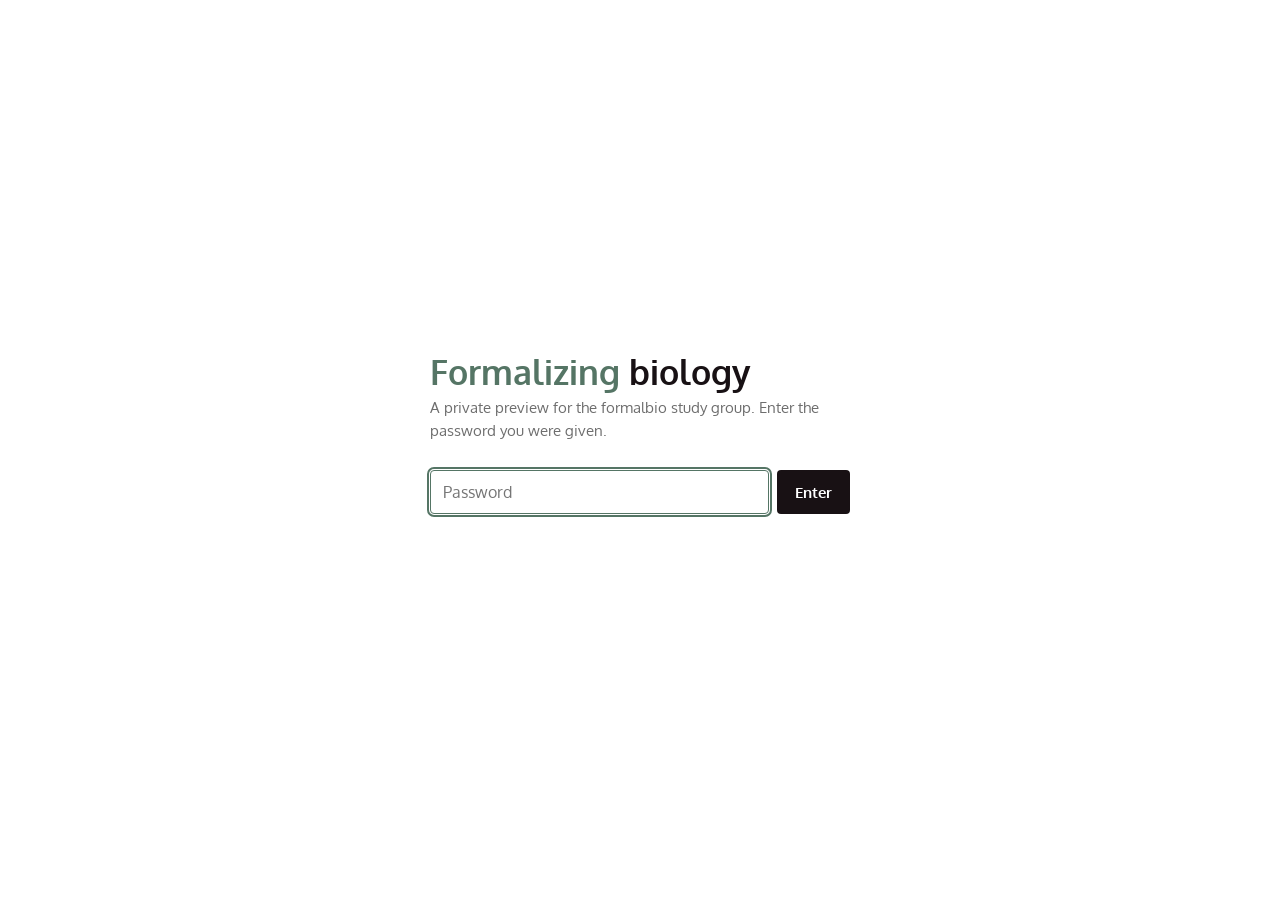
<file: formalbio/index.html>
<!doctype html>
<html lang="en" data-theme="light">
<head>
<meta charset="utf-8">
<meta name="viewport" content="width=device-width, initial-scale=1">
<meta name="robots" content="noindex, nofollow">
<title>Formalizing biology</title>
<link rel="preconnect" href="https://fonts.googleapis.com">
<link href="https://fonts.googleapis.com/css2?family=Oxygen:wght@400;700&display=swap" rel="stylesheet">
<style>
  :root { --ink: #181114; --muted: #6e6e6e; --line: #d9d9d4; --accent: #557565; --bg: #ffffff; --err: #a33a2a; }
  * { box-sizing: border-box; }
  html, body { margin: 0; background: var(--bg); color: var(--ink); }
  body { font-family: Oxygen, system-ui, sans-serif; min-height: 100vh; display: grid; place-items: center; padding: 16px; }
  main { width: 100%; max-width: 420px; }
  h1 { font-size: 34px; line-height: 1.15; margin: 0 0 6px; font-weight: 700; }
  h1 span { color: var(--accent); }
  p { color: var(--muted); font-size: 15px; line-height: 1.5; margin: 0 0 28px; }
  form { display: flex; gap: 8px; }
  input { flex: 1; min-width: 0; font: inherit; font-size: 16px; padding: 11px 12px; border: 1px solid var(--line); border-radius: 4px; color: var(--ink); background: #fff; }
  input:focus { outline: 2px solid var(--accent); outline-offset: 1px; border-color: var(--accent); }
  button { font: inherit; font-size: 15px; font-weight: 700; padding: 11px 18px; border: 0; border-radius: 4px; background: var(--ink); color: #fff; cursor: pointer; }
  button[disabled] { opacity: 0.5; cursor: progress; }
  #msg { min-height: 22px; margin-top: 12px; font-size: 14px; color: var(--muted); }
  #msg.err { color: var(--err); }
</style>
</head>
<body>
<main>
  <h1><span>Formalizing</span> biology</h1>
  <p>A private preview for the formalbio study group. Enter the password you were given.</p>
  <form id="f" autocomplete="off">
    <input id="pw" type="password" placeholder="Password" aria-label="Password" required autofocus>
    <button id="go" type="submit">Enter</button>
  </form>
  <div id="msg" role="status" aria-live="polite"></div>
</main>
<script>
(function () {
  var VERSION = "5cfde3d562e0", ITER = 600000;
  var BASE = location.pathname.replace(/[^/]*$/, "");
  var CACHE = "formalbio-" + VERSION;
  var msg = document.getElementById("msg"), go = document.getElementById("go");
  var params = new URLSearchParams(location.search);
  var next = params.get("next") || "index.html";
  if (!/^[A-Za-z0-9_\-./]+$/.test(next) || next.indexOf("..") >= 0 || next.charAt(0) === "/") next = "index.html";
  var target = BASE + "app/" + next + location.hash;

  function say(t, err) { msg.textContent = t; msg.className = err ? "err" : ""; }
  if (!("serviceWorker" in navigator) || !window.crypto || !crypto.subtle || typeof DecompressionStream === "undefined") {
    say("This browser cannot open the preview. Please use a current Chrome, Safari, Edge or Firefox.", true);
    go.disabled = true; return;
  }
  var swReady = navigator.serviceWorker.register(BASE + "sw.js?v=" + VERSION, { scope: BASE })
    .then(function () { return navigator.serviceWorker.ready; });

  function dropOld(keep) {
    return caches.keys().then(function (ks) {
      return Promise.all(ks.filter(function (k) { return k.indexOf("formalbio-") === 0 && k !== keep; })
        .map(function (k) { return caches.delete(k); }));
    });
  }
  if (params.has("lock")) { dropOld(null).then(function () { say("Locked."); }); }
  else {
    caches.has(CACHE).then(function (has) {
      if (has) swReady.then(function () { location.replace(target); });
      else dropOld(CACHE);
    });
  }

  async function unlock(password) {
    var buf = await (await fetch(BASE + "site-" + VERSION + ".enc", { cache: "no-store" })).arrayBuffer();
    var b = new Uint8Array(buf);
    if (String.fromCharCode(b[0], b[1], b[2], b[3]) !== "FBG1") throw new Error("format");
    var salt = b.slice(4, 20), iv = b.slice(20, 32), ct = b.slice(32);
    var base = await crypto.subtle.importKey("raw", new TextEncoder().encode(password), "PBKDF2", false, ["deriveKey"]);
    var key = await crypto.subtle.deriveKey({ name: "PBKDF2", salt: salt, iterations: ITER, hash: "SHA-256" },
      base, { name: "AES-GCM", length: 256 }, false, ["decrypt"]);
    var plain;
    try { plain = await crypto.subtle.decrypt({ name: "AES-GCM", iv: iv }, key, ct); }
    catch (e) { throw new Error("password"); }
    say("Opening…");
    var raw = await new Response(new Blob([plain]).stream().pipeThrough(new DecompressionStream("gzip"))).arrayBuffer();
    var hl = new DataView(raw).getUint32(0, false);
    var header = JSON.parse(new TextDecoder().decode(new Uint8Array(raw, 4, hl)));
    var start = 4 + hl, cache = await caches.open(CACHE);
    await Promise.all(header.files.map(function (f) {
      var body = raw.slice(start + f.offset, start + f.offset + f.length);
      return cache.put(new Request(location.origin + BASE + "app/" + f.path),
        new Response(body, { headers: { "Content-Type": f.type } }));
    }));
    await dropOld(CACHE);
  }

  document.getElementById("f").addEventListener("submit", function (ev) {
    ev.preventDefault();
    var pw = document.getElementById("pw").value;
    go.disabled = true; say("Checking…");
    unlock(pw).then(function () { return swReady; })
      .then(function () { location.replace(target); })
      .catch(function (e) {
        go.disabled = false;
        say(e && e.message === "password" ? "Wrong password." : "Could not open the preview. Please reload and try again.", true);
      });
  });
})();
</script>
</body>
</html>
</file>
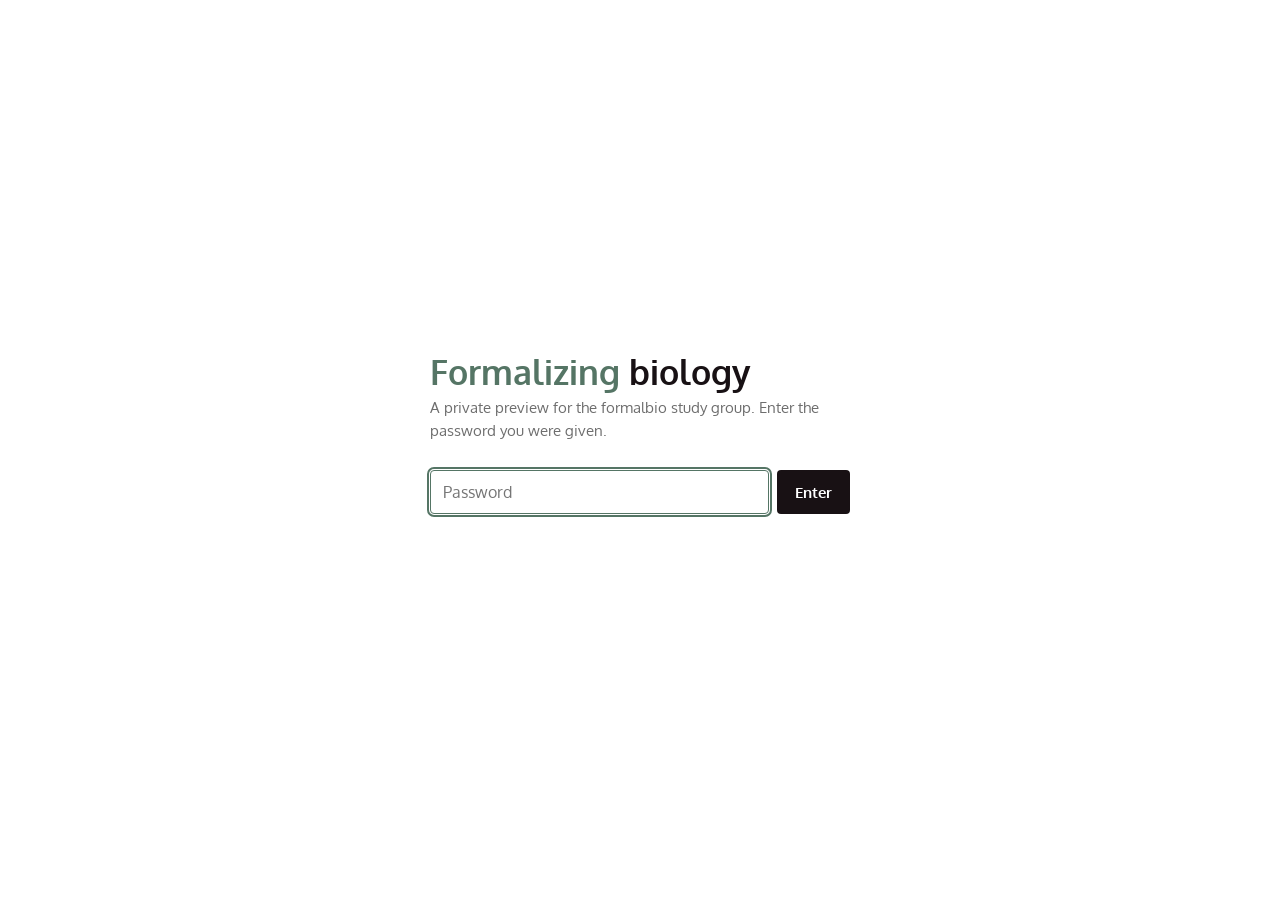
<file: formalbio/app/index.html>
<!doctype html>
<html lang="en">
<head>
<meta charset="utf-8">
<meta name="robots" content="noindex, nofollow">
<title>Formalizing biology</title>
<script>
  (function () {
    var p = location.pathname, i = p.indexOf("/app/");
    var base = p.slice(0, i + 1), rel = p.slice(i + 5) || "index.html";
    location.replace(base + "?next=" + encodeURIComponent(rel) + location.hash);
  })();
</script>
</head>
<body style="background:#fff"></body>
</html>
</file>
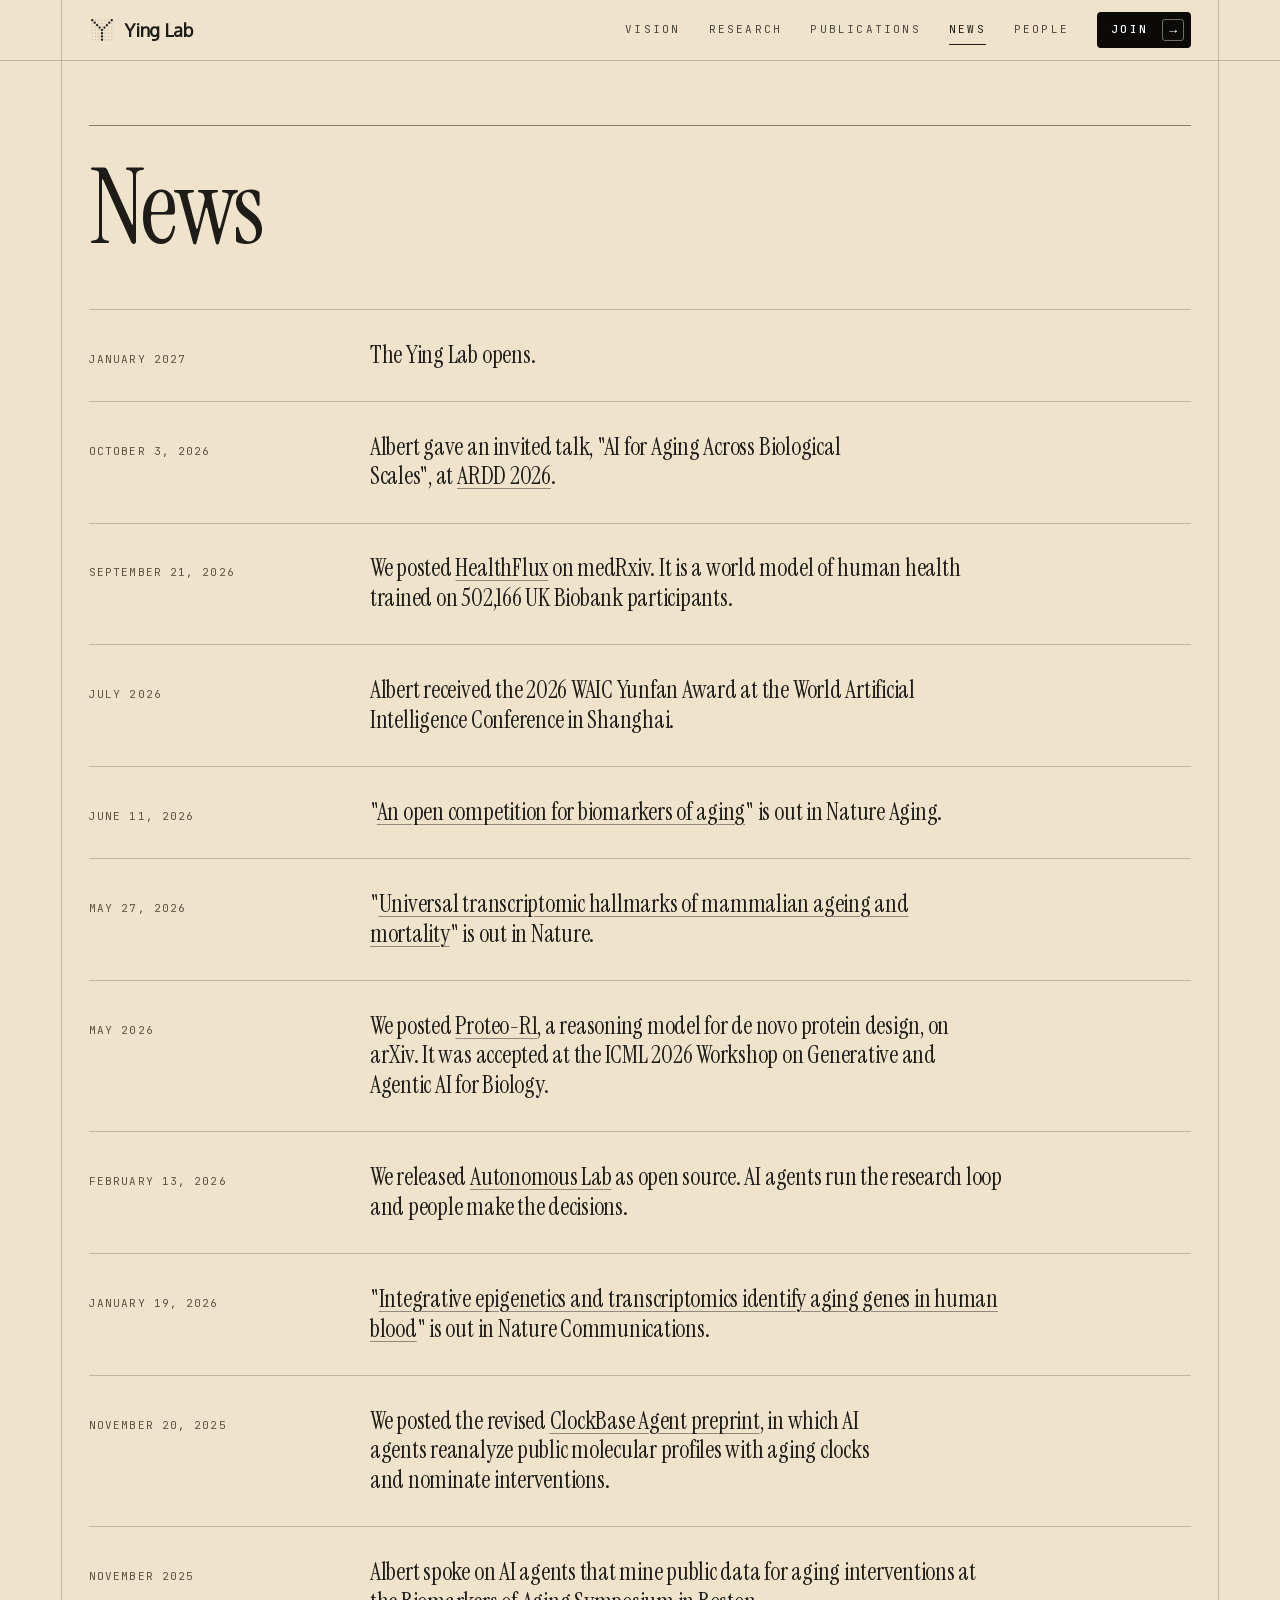
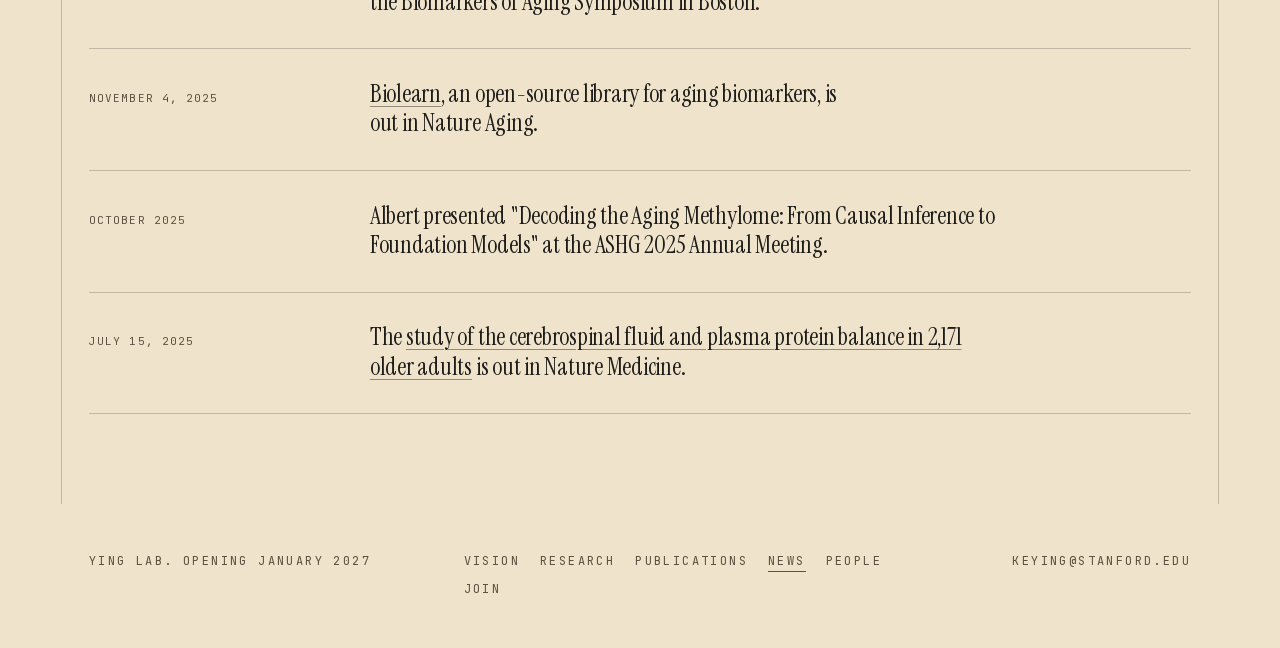
<file: news.html>
<!doctype html>
<html lang="en">
<head>
<meta charset="utf-8">
<meta name="viewport" content="width=device-width, initial-scale=1">
<title>News · Ying Lab</title>
<meta name="description" content="News from the Ying Lab, an AI for aging and longevity lab opening in January 2027: papers, preprints, software, talks and awards.">
<meta property="og:title" content="News · Ying Lab">
<meta property="og:description" content="News from the Ying Lab, an AI for aging and longevity lab opening in January 2027: papers, preprints, software, talks and awards.">
<meta property="og:image" content="https://lab.kejunying.com/assets/img/og.jpg?v=t12">
<meta property="og:image:width" content="1200">
<meta property="og:image:height" content="630">
<meta property="og:image:alt" content="Painting of ten species in order of maximum lifespan on gold silk.">
<meta property="og:url" content="https://lab.kejunying.com/news.html">
<meta property="og:type" content="website">
<meta name="twitter:card" content="summary_large_image">
<link rel="canonical" href="https://lab.kejunying.com/news.html">
<meta name="theme-color" content="#c0915b">
<link rel="icon" href="assets/favicon.svg" type="image/svg+xml">
<link rel="stylesheet" href="styles.css?v=20261015b">
<script>document.documentElement.classList.add('js');(function(){var a=new URLSearchParams(location.search).get('art');if(a!=='uk')document.documentElement.setAttribute('data-art','tang');})();</script>
</head>
<body class="subpage">
<a class="skip" href="#main">Skip to content</a>

<header class="nav" id="nav">
  <div class="wrap nav-row">
    <a class="mark" href="index.html" aria-label="Ying Lab, home">
      <svg viewBox="0 0 48 48" width="26" height="26" aria-hidden="true"><circle cx="6" cy="6" r="1.2" fill="currentColor" opacity="0.18"/><circle cx="6" cy="12" r="1.2" fill="currentColor" opacity="0.18"/><circle cx="6" cy="18" r="1.2" fill="currentColor" opacity="0.18"/><circle cx="6" cy="24" r="1.2" fill="currentColor" opacity="0.18"/><circle cx="6" cy="30" r="1.2" fill="currentColor" opacity="0.18"/><circle cx="6" cy="36" r="1.2" fill="currentColor" opacity="0.18"/><circle cx="6" cy="42" r="1.2" fill="currentColor" opacity="0.18"/><circle cx="12" cy="6" r="1.2" fill="currentColor" opacity="0.18"/><circle cx="12" cy="12" r="1.2" fill="currentColor" opacity="0.18"/><circle cx="12" cy="18" r="1.2" fill="currentColor" opacity="0.18"/><circle cx="12" cy="24" r="1.2" fill="currentColor" opacity="0.18"/><circle cx="12" cy="30" r="1.2" fill="currentColor" opacity="0.18"/><circle cx="12" cy="36" r="1.2" fill="currentColor" opacity="0.18"/><circle cx="12" cy="42" r="1.2" fill="currentColor" opacity="0.18"/><circle cx="18" cy="6" r="1.2" fill="currentColor" opacity="0.18"/><circle cx="18" cy="12" r="1.2" fill="currentColor" opacity="0.18"/><circle cx="18" cy="18" r="1.2" fill="currentColor" opacity="0.18"/><circle cx="18" cy="24" r="1.2" fill="currentColor" opacity="0.18"/><circle cx="18" cy="30" r="1.2" fill="currentColor" opacity="0.18"/><circle cx="18" cy="36" r="1.2" fill="currentColor" opacity="0.18"/><circle cx="18" cy="42" r="1.2" fill="currentColor" opacity="0.18"/><circle cx="24" cy="6" r="1.2" fill="currentColor" opacity="0.18"/><circle cx="24" cy="12" r="1.2" fill="currentColor" opacity="0.18"/><circle cx="24" cy="18" r="1.2" fill="currentColor" opacity="0.18"/><circle cx="24" cy="24" r="1.2" fill="currentColor" opacity="0.18"/><circle cx="24" cy="30" r="1.2" fill="currentColor" opacity="0.18"/><circle cx="24" cy="36" r="1.2" fill="currentColor" opacity="0.18"/><circle cx="24" cy="42" r="1.2" fill="currentColor" opacity="0.18"/><circle cx="30" cy="6" r="1.2" fill="currentColor" opacity="0.18"/><circle cx="30" cy="12" r="1.2" fill="currentColor" opacity="0.18"/><circle cx="30" cy="18" r="1.2" fill="currentColor" opacity="0.18"/><circle cx="30" cy="24" r="1.2" fill="currentColor" opacity="0.18"/><circle cx="30" cy="30" r="1.2" fill="currentColor" opacity="0.18"/><circle cx="30" cy="36" r="1.2" fill="currentColor" opacity="0.18"/><circle cx="30" cy="42" r="1.2" fill="currentColor" opacity="0.18"/><circle cx="36" cy="6" r="1.2" fill="currentColor" opacity="0.18"/><circle cx="36" cy="12" r="1.2" fill="currentColor" opacity="0.18"/><circle cx="36" cy="18" r="1.2" fill="currentColor" opacity="0.18"/><circle cx="36" cy="24" r="1.2" fill="currentColor" opacity="0.18"/><circle cx="36" cy="30" r="1.2" fill="currentColor" opacity="0.18"/><circle cx="36" cy="36" r="1.2" fill="currentColor" opacity="0.18"/><circle cx="36" cy="42" r="1.2" fill="currentColor" opacity="0.18"/><circle cx="42" cy="6" r="1.2" fill="currentColor" opacity="0.18"/><circle cx="42" cy="12" r="1.2" fill="currentColor" opacity="0.18"/><circle cx="42" cy="18" r="1.2" fill="currentColor" opacity="0.18"/><circle cx="42" cy="24" r="1.2" fill="currentColor" opacity="0.18"/><circle cx="42" cy="30" r="1.2" fill="currentColor" opacity="0.18"/><circle cx="42" cy="36" r="1.2" fill="currentColor" opacity="0.18"/><circle cx="42" cy="42" r="1.2" fill="currentColor" opacity="0.18"/><circle cx="6.00" cy="6.00" r="2.15" fill="currentColor"/><circle cx="10.50" cy="10.50" r="2.15" fill="currentColor"/><circle cx="15.00" cy="15.00" r="2.15" fill="currentColor"/><circle cx="19.50" cy="19.50" r="2.15" fill="currentColor"/><circle cx="24.00" cy="24.00" r="2.15" fill="currentColor"/><circle cx="42.00" cy="6.00" r="2.15" fill="currentColor"/><circle cx="37.50" cy="10.50" r="2.15" fill="currentColor"/><circle cx="33.00" cy="15.00" r="2.15" fill="currentColor"/><circle cx="28.50" cy="19.50" r="2.15" fill="currentColor"/><circle cx="24.00" cy="30.00" r="2.15" fill="currentColor"/><circle cx="24.00" cy="36.00" r="2.15" fill="currentColor"/><circle cx="24.00" cy="42.00" r="2.15" fill="currentColor"/></svg>
      <span>Ying Lab</span>
    </a>
    <nav aria-label="Sections">
      <a href="index.html#mission">Vision</a>
      <a href="index.html#research">Research</a>
      <a href="publications.html">Publications</a>
      <a href="news.html" aria-current="page">News</a>
      <a href="index.html#people">People</a>
      <a class="nav-join btn" href="index.html#join">Join <span aria-hidden="true">&rarr;</span></a>
    </nav>
  </div>
</header>

<main id="main">
<section class="news page" id="news">
  <div class="wrap">
    <div class="news-head page-head">
      <h1 class="page-title">News</h1>
    </div>
    <ol class="news-list"></ol>
    <noscript><p>The news list needs JavaScript.</p></noscript>
  </div>
</section>
</main>

<footer class="foot">
  <div class="wrap foot-row">
    <p class="label">Ying Lab. Opening January 2027</p>
    <nav class="label foot-nav" aria-label="Footer"><a href="index.html#mission">Vision</a><a href="index.html#research">Research</a><a href="publications.html">Publications</a><a href="news.html" aria-current="page">News</a><a href="index.html#people">People</a><a href="index.html#join">Join</a></nav>
    <p class="label"><a href="mailto:keying@stanford.edu">keying@stanford.edu</a></p>
  </div>
</footer>
<script src="data.js?v=20261015b"></script>
<script src="main.js?v=20261015b"></script>
<script src="film.js?v=20261015c"></script>
</body>
</html>
</file>
<file: styles.css>
/* Ying Lab. Tang gold and silk by default (html[data-art="tang"]). Type is Oxygen with Instrument Serif titles. */

@font-face { font-family: 'Oxygen'; font-style: normal; font-weight: 300; font-display: swap; src: url('assets/fonts/oxygen-300-latin-ext.woff2') format('woff2'); unicode-range: U+0100-02BA, U+02BD-02C5, U+02C7-02CC, U+02CE-02D7, U+02DD-02FF, U+0304, U+0308, U+0329, U+1D00-1DBF, U+1E00-1E9F, U+1EF2-1EFF, U+2020, U+20A0-20AB, U+20AD-20C4, U+2113, U+2C60-2C7F, U+A720-A7FF; }
@font-face { font-family: 'Oxygen'; font-style: normal; font-weight: 300; font-display: swap; src: url('assets/fonts/oxygen-300-latin.woff2') format('woff2'); unicode-range: U+0000-00FF, U+0131, U+0152-0153, U+02BB-02BC, U+02C6, U+02DA, U+02DC, U+0304, U+0308, U+0329, U+2000-206F, U+20AC, U+2122, U+2191, U+2193, U+2212, U+2215, U+FEFF, U+FFFD; }
@font-face { font-family: 'Oxygen'; font-style: normal; font-weight: 400; font-display: swap; src: url('assets/fonts/oxygen-400-latin-ext.woff2') format('woff2'); unicode-range: U+0100-02BA, U+02BD-02C5, U+02C7-02CC, U+02CE-02D7, U+02DD-02FF, U+0304, U+0308, U+0329, U+1D00-1DBF, U+1E00-1E9F, U+1EF2-1EFF, U+2020, U+20A0-20AB, U+20AD-20C4, U+2113, U+2C60-2C7F, U+A720-A7FF; }
@font-face { font-family: 'Oxygen'; font-style: normal; font-weight: 400; font-display: swap; src: url('assets/fonts/oxygen-400-latin.woff2') format('woff2'); unicode-range: U+0000-00FF, U+0131, U+0152-0153, U+02BB-02BC, U+02C6, U+02DA, U+02DC, U+0304, U+0308, U+0329, U+2000-206F, U+20AC, U+2122, U+2191, U+2193, U+2212, U+2215, U+FEFF, U+FFFD; }
@font-face { font-family: 'Instrument Serif'; font-style: italic; font-weight: 400; font-display: swap; src: url('assets/fonts/instrument-serif-400-italic.woff2') format('woff2'); unicode-range: U+0000-00FF, U+0131, U+0152-0153, U+02BB-02BC, U+02C6, U+02DA, U+02DC, U+0304, U+0308, U+0329, U+2000-206F, U+20AC, U+2122, U+2191, U+2193, U+2212, U+2215, U+FEFF, U+FFFD; }
@font-face { font-family: 'Instrument Serif'; font-style: normal; font-weight: 400; font-display: swap; src: url('assets/fonts/instrument-serif-400-normal.woff2') format('woff2'); unicode-range: U+0000-00FF, U+0131, U+0152-0153, U+02BB-02BC, U+02C6, U+02DA, U+02DC, U+0304, U+0308, U+0329, U+2000-206F, U+20AC, U+2122, U+2191, U+2193, U+2212, U+2215, U+FEFF, U+FFFD; }
@font-face { font-family: 'JetBrains Mono'; font-style: normal; font-weight: 400; font-display: swap; src: url('assets/fonts/jetbrains-mono-400-normal.woff2') format('woff2'); unicode-range: U+0000-00FF, U+0131, U+0152-0153, U+02BB-02BC, U+02C6, U+02DA, U+02DC, U+0304, U+0308, U+0329, U+2000-206F, U+20AC, U+2122, U+2191, U+2193, U+2212, U+2215, U+FEFF, U+FFFD; }
@font-face { font-family: 'JetBrains Mono'; font-style: normal; font-weight: 500; font-display: swap; src: url('assets/fonts/jetbrains-mono-500-normal.woff2') format('woff2'); unicode-range: U+0000-00FF, U+0131, U+0152-0153, U+02BB-02BC, U+02C6, U+02DA, U+02DC, U+0304, U+0308, U+0329, U+2000-206F, U+20AC, U+2122, U+2191, U+2193, U+2212, U+2215, U+FEFF, U+FFFD; }
/* Ying Lab. A press sheet: painted blue, warm paper, ink. Serif titles, hairline rules, small mono labels. */

:root {
  --blue: #003d86;
  --paper: #faf9f6;
  --white: #ffffff;
  --paper-2: #e9e7e1;
  --press: #0b0a09;

  --bg: var(--paper);
  --ink: #1d1c19;
  --ink-2: #45433d;
  --muted: #6a675f;
  --rule: rgba(29, 28, 25, 0.16);
  --accent: var(--blue);

  --title: "Instrument Serif", "Iowan Old Style", Georgia, serif;
  --text: "Oxygen", "Helvetica Neue", Arial, sans-serif;
  --code: "JetBrains Mono", ui-monospace, SFMono-Regular, Menlo, monospace;

  --ease: cubic-bezier(0.22, 1, 0.36, 1);
  --edge: clamp(20px, 4.75vw, 76px);
  --section: clamp(88px, 11vw, 168px);
}
.blue { --bg: var(--white); --ink: #1d1c19; --ink-2: #45433d; --muted: #6a675f; --rule: rgba(29, 28, 25, 0.16); --accent: #1d1c19; }
.dark { --bg: var(--press); --ink: #f2f1ed; --ink-2: rgba(242, 241, 237, 0.74); --muted: rgba(242, 241, 237, 0.58); --rule: rgba(242, 241, 237, 0.18); --accent: #f2f1ed; }

* { box-sizing: border-box; }
html { scroll-behavior: smooth; scroll-padding-top: 72px; -webkit-text-size-adjust: 100%; background: var(--press); }
body { margin: 0; background: var(--paper); color: var(--ink); font-family: var(--text); font-size: 1rem; line-height: 1.6; -webkit-font-smoothing: antialiased; text-rendering: optimizeLegibility; overflow-x: clip; }
img { max-width: 100%; height: auto; display: block; }
a { color: inherit; text-decoration-thickness: 1px; text-underline-offset: 0.22em; text-decoration-color: color-mix(in srgb, currentColor 45%, transparent); }
a:hover { text-decoration-color: currentColor; }
:focus-visible { outline: 1.5px solid currentColor; outline-offset: 4px; }
h1, h2, h3, p, ul, ol, dl, dd, figure { margin: 0; }
ul, ol { padding: 0; list-style: none; }
::selection { background: var(--blue); color: #fff; }

/* Every section is a sheet with a vertical rule at each margin, as on a press proof. */
main > section, .foot { position: relative; background: var(--bg); color: var(--ink); }
main > section::before, main > section::after { content: ""; position: absolute; top: 0; bottom: 0; width: 1px; background: var(--rule); pointer-events: none; z-index: 1; }
main > section::before { left: var(--edge); }
main > section::after { right: var(--edge); }
.wrap { width: 100%; padding-inline: calc(var(--edge) + clamp(16px, 2.2vw, 36px)); position: relative; }
.skip { position: absolute; left: -999px; top: 8px; background: var(--press); color: #fff; padding: 8px 14px; z-index: 40; }
.skip:focus { left: 8px; }

/* Painted ground for the blue sheets: slow tonal drift plus fine grain. */
.blue { background-color: var(--white); }

/* Type */
h1, h2, .pi-name { font-family: var(--title); font-weight: 400; letter-spacing: -0.018em; text-wrap: balance; }
h2 { font-size: clamp(2rem, 3.9vw, 3.5rem); line-height: 1.06; }
h3 { font-family: var(--title); font-weight: 400; font-size: 1.5rem; line-height: 1.15; letter-spacing: -0.012em; }
.label { font-family: var(--code); font-size: 0.6875rem; letter-spacing: 0.2em; text-transform: uppercase; color: var(--muted); line-height: 1.5; }
.label a { text-decoration: none; }
.label + h2 { margin-top: 18px; }
.chip { display: inline-block; padding: 4px 9px; background: color-mix(in srgb, var(--ink) 14%, transparent); color: var(--ink); border-radius: 3px; }
.prose p + p { margin-top: 1.05em; }
.prose { color: var(--ink-2); max-width: 58ch; }
.section-lede { color: var(--ink-2); max-width: 56ch; margin-top: 22px; font-size: clamp(1rem, 1.25vw, 1.15rem); line-height: 1.55; }

/* The one button: a small black plate with a boxed arrow. */
.btn { display: inline-flex; align-items: center; gap: 14px; background: var(--press); color: #fff; font-family: var(--code); font-size: 0.6875rem; font-weight: 500; letter-spacing: 0.2em; text-transform: uppercase; text-decoration: none; padding: 7px 7px 7px 14px; border-radius: 4px; transition: background 0.3s var(--ease); }
.btn span { display: grid; place-items: center; width: 22px; height: 22px; border: 1px solid rgba(255, 255, 255, 0.4); border-radius: 3px; font-family: var(--text); font-size: 0.8125rem; letter-spacing: 0; transition: transform 0.4s var(--ease), background 0.3s, color 0.3s; }
.btn:hover span { background: #fff; color: var(--press); transform: translateX(3px); }
.dark .btn { background: var(--paper); color: var(--press); }
.dark .btn span { border-color: rgba(11, 10, 9, 0.4); }

/* A four-point star marks where rules cross. */
.star { position: absolute; width: 15px; height: 15px; background: currentColor; clip-path: polygon(50% 0, 57% 43%, 100% 50%, 57% 57%, 50% 100%, 43% 57%, 0 50%, 43% 43%); z-index: 2; }

/* Scroll reveal, active once the script has marked the document. */
.js [data-reveal] { opacity: 0; transform: translateY(14px); transition: opacity 0.9s var(--ease), transform 0.9s var(--ease); transition-delay: calc(var(--i, 0) * 70ms); }
.js [data-reveal].in { opacity: 1; transform: none; }

/* Navigation */
.nav { position: fixed; inset: 0 0 auto 0; z-index: 30; color: #fff; border-bottom: 1px solid rgba(255, 255, 255, 0.3); transition: background 0.4s, color 0.4s, border-color 0.4s; }
.nav.scrolled { background: #f2f1ed; color: var(--ink); border-bottom-color: rgba(29, 28, 25, 0.16); }
.nav-row { display: flex; align-items: center; justify-content: space-between; height: 60px; padding-inline: calc(var(--edge) + clamp(16px, 2.2vw, 36px)); max-width: none; }
.mark { display: inline-flex; align-items: center; gap: 10px; font-family: var(--text); font-weight: 700; font-size: 1.125rem; letter-spacing: -0.01em; text-decoration: none; }
.mark svg { width: 26px; height: 26px; }
.nav .mark { color: #f2f1ed; --mark-in: #003d86; }
.nav.scrolled .mark { color: var(--blue); --mark-in: #f2f1ed; }
html[data-art="tang"] .nav .mark { color: #1d1c19; --mark-in: #a8784a; }
.nav nav { display: flex; align-items: center; gap: clamp(14px, 2.2vw, 34px); }
.nav nav a:not(.btn) { font-family: var(--code); font-size: 0.6875rem; letter-spacing: 0.2em; text-transform: uppercase; text-decoration: none; opacity: 0.78; padding: 6px 0; background: linear-gradient(currentColor, currentColor) 0 100% / 0 1px no-repeat; transition: opacity 0.2s, background-size 0.4s var(--ease); }
.nav nav a:not(.btn):hover, .nav nav a:not(.btn)[aria-current="true"] { opacity: 1; background-size: 100% 1px; }

/* Hero */
.hero { min-height: 100svh; display: flex; flex-direction: column; padding-top: clamp(112px, 17vh, 176px); padding-bottom: clamp(28px, 5vh, 56px); overflow: hidden; }
.hero .label { color: rgba(255, 255, 255, 0.82); }
.hero h1 { margin-top: 22px; font-size: clamp(2.5rem, 5.4vw, 5rem); line-height: 1.02; max-width: 17ch; }
.hero-sub { margin-top: 14px; font-family: var(--title); font-size: clamp(1.25rem, 1.9vw, 1.75rem); line-height: 1.2; letter-spacing: -0.012em; color: rgba(255, 255, 255, 0.92); }
.hero .btn { margin-top: clamp(24px, 4vh, 40px); }
.hero-art { position: relative; margin-top: auto; padding-top: clamp(24px, 5vh, 64px); margin-inline: var(--edge); border-bottom: 1px solid var(--rule); color: #fff; }
.hero-art img { width: 100%; margin-bottom: -1.6%; }
.star-l { left: -7px; bottom: -8px; }
.star-r { right: -7px; bottom: -8px; }
.hero-foot { display: grid; grid-template-columns: minmax(120px, 1fr) minmax(0, 5fr); gap: 24px; align-items: start; margin-top: clamp(24px, 4vh, 44px); }
.hero-foot .chip { justify-self: start; background: rgba(255, 255, 255, 0.16); color: #fff; }
.hero-lede { max-width: 46ch; font-size: clamp(0.9375rem, 1.1vw, 1.0625rem); line-height: 1.5; color: #fff; }

.js .hero-copy > *, .js .hero-foot > * { opacity: 0; transform: translateY(16px); animation: settle 1s var(--ease) forwards; }
.js .hero-copy > :nth-child(2) { animation-delay: 0.1s; }
.js .hero-copy > :nth-child(3) { animation-delay: 0.22s; }
.js .hero-copy > :nth-child(4) { animation-delay: 0.34s; }
.js .hero-foot > * { animation-delay: 1.1s; }
.js .hero-art img { clip-path: inset(0 100% 0 0); animation: unroll 1.9s cubic-bezier(0.6, 0, 0.2, 1) 0.45s forwards; }
.js .hero-art { border-bottom-color: transparent; animation: rule-in 0.1s linear 0.45s forwards; }
.js .hero-art .star { opacity: 0; animation: cross 0.9s var(--ease) forwards; }
.js .hero-art .star-l { animation-delay: 0.5s; }
.js .hero-art .star-r { animation-delay: 2.2s; }
@keyframes settle { to { opacity: 1; transform: none; } }
@keyframes unroll { to { clip-path: inset(0 0 0 0); } }
@keyframes rule-in { to { border-bottom-color: var(--rule); } }
@keyframes cross { 0% { opacity: 0; transform: scale(2.6) rotate(-45deg); } 45% { opacity: 1; transform: scale(0.8) rotate(0); } to { opacity: 1; transform: none; } }


/* Sections */
.band, .scales, .research, .pubs, .people, .join { padding-block: var(--section); }

/* Mission */
.two { display: grid; grid-template-columns: minmax(0, 5fr) minmax(0, 6fr); gap: clamp(24px, 6vw, 104px); align-items: start; }
.band .two { margin-top: clamp(64px, 9vw, 128px); padding-top: clamp(40px, 5vw, 72px); border-top: 1px solid var(--rule); }

/* Across scales */
.scales { padding-top: 0; }
.scales .two { padding-top: clamp(40px, 5vw, 72px); border-top: 1px solid var(--rule); }
.scales-fig { margin-top: clamp(32px, 5vw, 64px); position: relative; }
.scales-row { display: grid; grid-template-columns: repeat(5, minmax(0, 1fr)); gap: clamp(12px, 2vw, 32px); }
.scales-row li { position: static !important; transform: none !important; width: auto !important; min-width: 0 !important; text-align: center; }
.scales-row img { width: 100%; aspect-ratio: 1; object-fit: cover; border-radius: 50%; margin-bottom: 18px; transition: transform 0.9s var(--ease); }
.scales-row li:hover img { transform: scale(1.04); }
.scales-labels { position: relative; min-height: 72px; margin-top: -4%; }
.scales-labels li { position: absolute; left: var(--x); transform: translateX(-50%); text-align: center; width: 14%; min-width: 110px; }
.js .scales-labels li { opacity: 0; transition: opacity 0.7s ease-out; }
.js .scales-fig.in .scales-labels li { opacity: 1; }
.js .scales-fig.in .scales-labels li:nth-child(1) { transition-delay: 0.4s; }
.js .scales-fig.in .scales-labels li:nth-child(2) { transition-delay: 0.8s; }
.js .scales-fig.in .scales-labels li:nth-child(3) { transition-delay: 1.1s; }
.js .scales-fig.in .scales-labels li:nth-child(4) { transition-delay: 1.5s; }
.js .scales-fig.in .scales-labels li:nth-child(5) { transition-delay: 1.9s; }
.scales-labels b { display: block; font-family: var(--title); font-weight: 400; font-size: 1.375rem; letter-spacing: -0.01em; }
.scales-labels span { display: block; font-family: var(--code); font-size: 0.625rem; letter-spacing: 0.16em; text-transform: uppercase; color: var(--muted); line-height: 1.5; margin-top: 4px; }

/* Research */
.research-grid { display: grid; grid-template-columns: minmax(0, 5fr) minmax(0, 7fr); gap: clamp(24px, 5vw, 80px); margin-top: clamp(48px, 7vw, 88px); align-items: start; }
.loop { position: sticky; top: 96px; }
.loop svg { width: 100%; height: auto; display: block; max-width: 460px; overflow: visible; }
.lp-ring { fill: none; stroke: var(--rule); stroke-width: 1; }
.lp-orbit { fill: var(--ink); }
.lp-arc { fill: none; stroke: var(--ink); stroke-width: 1.5; stroke-linecap: round; opacity: 0; transition: opacity 0.4s; }
.lp-node { fill: var(--press); stroke: var(--ink-2); stroke-width: 1; transition: fill 0.3s, stroke 0.3s; }
.lp-label { fill: var(--muted); font-family: var(--code); font-size: 11px; letter-spacing: 0.2em; text-transform: uppercase; transition: fill 0.3s; }
.lp-step.on .lp-node { fill: var(--ink); stroke: var(--ink); }
.lp-step.on .lp-label { fill: var(--ink); }
.lp-step.on .lp-arc { opacity: 1; }
.lp-center { fill: var(--ink-2); font-family: var(--title); font-style: italic; font-size: 19px; }
.lp-arrow { fill: var(--rule); }

.directions article { display: grid; grid-template-columns: minmax(0, 1fr); gap: clamp(16px, 2.4vw, 32px); align-items: start; padding: 28px 0; border-top: 1px solid var(--rule); cursor: default; transition: opacity 0.4s; }
.directions article:last-child { border-bottom: 1px solid var(--rule); }
@media (hover: hover) { .directions:hover article:not(.on) { opacity: 0.5; } }
.directions h3 { font-size: clamp(1.5rem, 2.3vw, 2rem); line-height: 1.1; }
.dir-body > p { margin-top: 8px; color: var(--muted); font-size: 0.9375rem; max-width: 52ch; }
.directions ul { margin-top: 12px; color: var(--ink-2); font-size: 0.9375rem; }
.directions li { padding-left: 20px; position: relative; }
.directions li + li { margin-top: 3px; }
.directions li::before { content: ""; position: absolute; left: 0; top: 0.78em; width: 10px; height: 1px; background: var(--muted); }



/* Publications */
.pubs { padding-top: 0; }
.pubs-head { display: flex; flex-wrap: wrap; align-items: end; justify-content: space-between; gap: 20px; padding-top: clamp(40px, 5vw, 72px); border-top: 1px solid var(--rule); }
.filter { display: flex; flex-wrap: wrap; gap: 6px; }
.filter button { font-family: var(--code); font-size: 0.6875rem; letter-spacing: 0.16em; text-transform: uppercase; color: var(--ink-2); background: none; border: 1px solid var(--rule); border-radius: 4px; padding: 7px 12px; cursor: pointer; transition: background 0.25s, color 0.25s, border-color 0.25s; }
.filter button:hover { border-color: var(--ink); color: var(--ink); }
.filter button[aria-pressed="true"] { background: var(--press); border-color: var(--press); color: #fff; }
.pub-list { margin-top: clamp(28px, 4vw, 48px); }
.pub { position: relative; display: grid; grid-template-columns: 72px minmax(0, 1fr) minmax(150px, auto); gap: 6px 24px; padding: 22px 0; border-top: 1px solid var(--rule); align-items: baseline; }
.pub:last-child { border-bottom: 1px solid var(--rule); }
.pub::before { content: ""; position: absolute; left: 0; top: -1px; height: 1px; width: 100%; background: var(--ink); transform: scaleX(0); transform-origin: left; transition: transform 0.7s var(--ease); }
.pub:hover::before { transform: scaleX(1); }
.pub[hidden] { display: none; }
.pub-year { font-family: var(--code); font-size: 0.75rem; letter-spacing: 0.1em; color: var(--muted); }
.pub-title { font-family: var(--title); font-size: clamp(1.25rem, 1.8vw, 1.5625rem); line-height: 1.16; letter-spacing: -0.01em; text-decoration: none; }
.pub-title:hover { text-decoration: underline; text-decoration-thickness: 1px; }
.pub-authors { grid-column: 2; font-size: 0.875rem; color: var(--muted); line-height: 1.45; }
.pub-authors b { color: var(--ink); font-weight: 700; }
.pub-venue { grid-column: 3; grid-row: 1; text-align: right; font-family: var(--title); font-style: italic; font-size: 1.125rem; color: var(--ink-2); }
.pub-venue small { display: block; font-family: var(--code); font-style: normal; font-size: 0.625rem; letter-spacing: 0.2em; text-transform: uppercase; color: var(--muted); margin-top: 4px; }
.pubs-more { margin-top: 28px; color: var(--ink-2); font-size: 0.9375rem; }

/* People */
.people { --bg: var(--paper); }
.people-grid { display: grid; grid-template-columns: minmax(0, 4fr) minmax(0, 7fr); gap: clamp(28px, 6vw, 104px); align-items: start; }
.portrait img { width: 100%; aspect-ratio: 4 / 5; object-fit: cover; border-radius: 4px; filter: saturate(0.9); }
.pi-name { margin-top: 18px; font-size: clamp(2rem, 3.9vw, 3.5rem); line-height: 1.04; }
.pi-role { font-family: var(--title); font-style: italic; font-size: 1.25rem; color: var(--ink-2); margin-top: 10px; margin-bottom: 26px; }
.links { display: flex; flex-wrap: wrap; gap: 10px 24px; margin-top: 28px; font-family: var(--code); font-size: 0.6875rem; letter-spacing: 0.2em; text-transform: uppercase; }
.founding { margin-top: 34px; padding-top: 22px; border-top: 1px solid var(--rule); color: var(--ink-2); max-width: 56ch; }

/* Join */
.join { overflow: hidden; padding-bottom: clamp(260px, 30vw, 440px); }
.join-art { position: absolute; right: calc(var(--edge) + 2%); bottom: -4%; width: min(36vw, 480px); pointer-events: none; }
.join-grid { display: grid; grid-template-columns: minmax(0, 5fr) minmax(0, 6fr); gap: clamp(32px, 6vw, 104px); align-items: start; }
.join h2 { font-size: clamp(3rem, 7.4vw, 6.75rem); line-height: 0.96; }
.join-lede { margin-top: 20px; font-family: var(--title); font-size: clamp(1.25rem, 1.9vw, 1.75rem); line-height: 1.2; max-width: 26ch; }
.join .btn { margin-top: 32px; }
.join-note { margin-top: 18px; font-size: 0.875rem; color: var(--muted); }
.values li { padding: 22px 0; border-top: 1px solid var(--rule); display: grid; grid-template-columns: minmax(130px, 1fr) 2.2fr; gap: 16px; align-items: baseline; }
.values li:last-child { border-bottom: 1px solid var(--rule); }
.values b { font-family: var(--title); font-weight: 400; font-size: 1.5rem; letter-spacing: -0.012em; }
.values span { color: var(--ink-2); font-size: 0.9688rem; }

/* Footer */
.foot { --bg: var(--press); --ink: #f2f1ed; --muted: rgba(242, 241, 237, 0.6); padding: 26px calc(var(--edge) + clamp(16px, 2.2vw, 36px)); }
.foot-row { display: flex; flex-wrap: wrap; gap: 12px 48px; justify-content: space-between; padding: 0; }

/* Narrow layouts */
@media (max-width: 1040px) {
  .research-grid { grid-template-columns: 1fr; }
  .loop { position: static; max-width: 400px; margin-inline: auto; }
}
@media (max-width: 900px) {
  .two, .people-grid, .join-grid { grid-template-columns: 1fr; }
  .portrait { max-width: 340px; }
  .scales-labels { min-height: 0; margin-top: 20px; display: grid; gap: 12px; }
  .scales-row { grid-template-columns: repeat(2, minmax(0, 1fr)); gap: 28px 20px; }
  .scales-row li { display: block !important; text-align: center !important; }
  .scales-labels li { position: static; transform: none; width: auto; text-align: left; display: grid; grid-template-columns: 110px 1fr; align-items: baseline; }
  .scales-labels span { margin: 0; }
  .join { padding-bottom: 300px; }
  .join-art { width: 300px; right: 50%; transform: translateX(50%); }
}
@media (max-width: 760px) {
  .hero { min-height: 0; padding-top: 128px; }
  .hero-foot { grid-template-columns: 1fr; gap: 12px; }
  .nav { background: #f2f1ed; color: var(--ink); border-bottom-color: rgba(29, 28, 25, 0.16); }
  .nav-row { height: auto; flex-wrap: wrap; padding-top: 10px; row-gap: 2px; }
  .nav nav { order: 3; width: 100%; overflow-x: auto; gap: 20px; padding-bottom: 8px; scrollbar-width: none; }
  .nav nav::-webkit-scrollbar { display: none; }
  .nav nav a { white-space: nowrap; }
  .nav nav .btn { display: none; }
  html { scroll-padding-top: 100px; }
  .pub { grid-template-columns: 1fr; gap: 6px; }
  .pub-authors, .pub-venue { grid-column: 1; grid-row: auto; text-align: left; }
  .pub-venue small { display: inline; margin-left: 10px; }
  .values li { grid-template-columns: 1fr; gap: 4px; }
}

@media (prefers-reduced-motion: reduce) {
  html { scroll-behavior: auto; }
  *, *::before, *::after { animation: none !important; transition: none !important; }
  .js [data-reveal], .js .hero-copy > *, .js .hero-foot > *, .js .scales-labels li, .js .hero-art .star { opacity: 1; transform: none; }
  .js .hero-art img { clip-path: none; }
  .js .hero-art { border-bottom-color: var(--rule); }
}

/* ---------- Hero film: a pinned WebGL scene driven by scroll ---------- */
.film, .scroll-cue, .film-cap { display: none; }
.hero .stage { display: contents; }
.hero.is-film { height: 780vh; min-height: 0; padding: 0; display: block; overflow: visible; background: var(--blue); }
.hero.is-film .stage { position: sticky; top: 0; height: 100vh; height: 100svh; overflow: hidden; display: flex; flex-direction: column; padding-top: clamp(112px, 17vh, 176px); padding-bottom: clamp(28px, 5vh, 56px); }
.hero.is-film .film { display: block; position: absolute; inset: 0; width: 100%; height: 100%; z-index: 0; }
.hero.is-film .hero-copy, .hero.is-film .hero-foot { z-index: 2; will-change: opacity, transform; }
.hero.is-film .hero-foot { margin-top: auto; }
.hero.is-film .hero-art { display: none; }
.hero.is-film .scroll-cue { display: block; position: absolute; right: calc(var(--edge) + clamp(16px, 2.2vw, 36px)); bottom: clamp(28px, 5vh, 56px); z-index: 2; color: #fff; padding-right: 54px; }
.hero.is-film .scroll-cue::after { content: ""; position: absolute; right: 0; top: 50%; width: 40px; height: 1px; background: #fff; transform-origin: left; animation: cue 2.4s var(--ease) infinite; }
@keyframes cue { 0% { transform: scaleX(0); } 55% { transform: scaleX(1); opacity: 1; } 100% { transform: scaleX(1); opacity: 0; } }
.hero.is-film .film-cap { display: block; position: absolute; left: calc(var(--edge) + clamp(16px, 2.2vw, 36px)); top: clamp(120px, 20vh, 200px); z-index: 2; opacity: 0; color: #fff; pointer-events: none; will-change: opacity, transform; }
.film-cap b { display: block; font-family: var(--title); font-weight: 400; font-size: clamp(3rem, 8vw, 8rem); line-height: 0.95; letter-spacing: -0.03em; }
.film-cap b i { font-style: italic; }
.film-cap span { display: block; margin-top: 18px; font-family: var(--code); font-size: 0.75rem; letter-spacing: 0.2em; text-transform: uppercase; color: rgba(255, 255, 255, 0.85); }
.film-cap { transition: color 0.5s; }
.film-cap span { transition: color 0.5s; }
.hero.is-film .film-cap.on-paper { color: #1d1c19; }
.hero.is-film .film-cap.on-paper span { color: #45433d; }

/* Headlines arrive line by line from behind a mask. */
.ln { display: block; overflow: hidden; padding-bottom: 0.14em; margin-bottom: -0.14em; }
.ln > i { display: block; font-style: inherit; transform: translateY(112%); transition: transform 1.25s var(--ease); transition-delay: calc(var(--l, 0) * 95ms + var(--ld, 0ms)); will-change: transform; }
.lines-in .ln > i { transform: none; }
.js .hero-copy > h1 { opacity: 1; transform: none; animation: none; }

.js h2[data-reveal] { opacity: 1; transform: none; }
h2.in .ln > i { transform: none; }

/* Margin rules draw down each sheet as it arrives. */
.js main > section::before, .js main > section::after { transform: scaleY(0); transform-origin: 50% 0; transition: transform 1.6s var(--ease); }
.js main > section.ruled::before, .js main > section.ruled::after { transform: scaleY(1); }
.js .band .two, .js .scales .two, .js .pubs-head { border-top-color: transparent; position: relative; }
.js .band .two::before, .js .scales .two::before, .js .pubs-head::before { content: ""; position: absolute; left: 0; top: -1px; width: 100%; height: 1px; background: var(--rule); transform: scaleX(0); transform-origin: 0 50%; transition: transform 1.5s var(--ease); }
.js .ruled .two::before, .js .ruled .pubs-head::before { transform: scaleX(1); }

@media (prefers-reduced-motion: reduce) {
  .ln > i { transform: none; }
  .js main > section::before, .js main > section::after, .js .band .two::before, .js .scales .two::before, .js .pubs-head::before { transform: none; }
}

/* Progress through the film, on the right margin rule. */
.film-meter { display: none; }
.hero.is-film .film-meter { display: block; position: absolute; right: var(--edge); top: 22vh; bottom: 22vh; width: 1px; z-index: 2; opacity: 0; }
.film-meter i { position: absolute; left: -1px; top: 0; width: 3px; height: 100%; background: #fff; transform-origin: 50% 0; transform: scaleY(0); }
.hero.is-film .film-cap b { font-size: clamp(3rem, 7.4vw, 7.5rem); max-width: 9ch; }
.hero.is-film .stage { cursor: crosshair; }

/* Once the film takes over, the opening copy keeps its settled state instead of replaying its entrance. */
.hero.is-film .hero-copy > *, .hero.is-film .hero-foot > * { animation: none; opacity: 1; transform: none; }


/* Each publication carries a painting drawn from its finding. */
.pub { grid-template-columns: 112px 64px minmax(0, 1fr) minmax(150px, auto); }
.pub-art { grid-row: 1 / span 2; grid-column: 1; width: 112px; height: 112px; border-radius: 50%; overflow: hidden; align-self: center; background: var(--blue); }
.pub-art img { width: 100%; height: 100%; object-fit: cover; transition: transform 0.9s var(--ease); }
.pub:hover .pub-art img { transform: scale(1.06); }
.pub-year { grid-column: 2; }
.pub-title { grid-column: 3; }
.pub-authors { grid-column: 3; }
.pub-venue { grid-column: 4; }
.pub.no-art { grid-template-columns: 0 64px minmax(0, 1fr) minmax(150px, auto); }
@media (max-width: 760px) {
  .pub { grid-template-columns: 72px minmax(0, 1fr); }
  .pub-art { width: 72px; height: 72px; grid-row: 1 / span 4; }
  .pub-year, .pub-title, .pub-authors, .pub-venue { grid-column: 2; }
}

/* Tang series: aged-silk ground. */
html[data-art="tang"] { --blue: #a8784a; }
html[data-art="tang"] .blue { --ink: #1d1c19; --ink-2: rgba(29, 28, 25, 0.82); --muted: rgba(29, 28, 25, 0.66); --rule: rgba(29, 28, 25, 0.28); --accent: #1d1c19; }
html[data-art="tang"] .hero .label, html[data-art="tang"] .hero-sub, html[data-art="tang"] .hero-lede, html[data-art="tang"] .hero.is-film .film-cap, html[data-art="tang"] .hero.is-film .film-cap span, html[data-art="tang"] .hero.is-film .scroll-cue { color: #1d1c19; }
html[data-art="tang"] .hero.is-film .scroll-cue::after, html[data-art="tang"] .film-meter i { background: #1d1c19; }
html[data-art="tang"] .nav:not(.scrolled) { color: #1d1c19; border-bottom-color: rgba(29, 28, 25, 0.25); }
html[data-art="tang"] .hero-foot .chip { background: rgba(29, 28, 25, 0.12); color: #1d1c19; }


/* Research directions sit on the gold sheet like the hero and join sections. */
.research .lp-node { fill: var(--bg); }
.hero h1 { max-width: 13ch; }
@media (max-width: 760px) { .nav .mark, .nav.scrolled .mark { color: var(--blue); --mark-in: #f2f1ed; } }

/* White page: the hero and former blue sheets read in ink. */
.nav:not(.scrolled) { color: #1d1c19; border-bottom-color: rgba(29, 28, 25, 0.16); }
.hero .label, .hero-sub, .hero-lede, .hero.is-film .film-cap, .hero.is-film .film-cap span, .hero.is-film .scroll-cue { color: #1d1c19; }
.hero-sub { color: #45433d; }
.hero.is-film .scroll-cue::after, .film-meter i { background: #1d1c19; }
.hero-foot .chip { background: rgba(29, 28, 25, 0.08); color: #1d1c19; }
.hero-art { color: #1d1c19; }
.nav .mark, .nav.scrolled .mark { color: #1d1c19; }

/* Publications: each paper is a full-width band of its painting, title on a plate in the middle. */
.pub-list { display: grid; gap: 14px; border: 0; }
.pub { display: block; padding: 0; margin: 0; border: 0; }
.pub::before { display: none; }
.pub:last-child { border: 0; }
.pub-band { position: relative; display: grid; place-items: center; width: 100%; min-height: clamp(220px, 26vw, 360px); padding: clamp(18px, 3vw, 40px); border: 0; border-radius: 6px; cursor: pointer; font: inherit; color: inherit; text-align: center;
  background-color: var(--blue); background-size: cover; background-position: center; overflow: hidden; transition: transform 0.6s var(--ease); }
.pub-band::after { content: ""; position: absolute; inset: 0; background: rgba(250, 249, 246, 0); transition: background 0.4s; }
.pub-band:focus-visible { outline: 2px solid var(--ink); outline-offset: 3px; }
.pub-plate { position: relative; z-index: 1; display: grid; gap: 8px; max-width: min(720px, 92%); padding: clamp(14px, 2vw, 24px) clamp(18px, 3vw, 36px); background: rgba(250, 249, 246, 0.94); border-radius: 4px; box-shadow: 0 1px 0 rgba(29, 28, 25, 0.08); }
.pub-meta { font-family: var(--code); font-size: 0.6875rem; letter-spacing: 0.18em; text-transform: uppercase; color: var(--muted); }
.pub-plate .pub-title { font-family: var(--title); font-size: clamp(1.25rem, 2vw, 1.75rem); line-height: 1.15; letter-spacing: -0.01em; color: var(--ink); }
.pub-plate .pub-authors { font-size: 0.8125rem; color: var(--muted); line-height: 1.45; }
.pub-plate .pub-authors b { color: var(--ink); }

/* Detail view */
.pub-dialog { width: min(1040px, 94vw); max-height: 90vh; padding: 0; border: 0; border-radius: 8px; background: var(--paper); color: var(--ink); overflow: auto; }
.pub-dialog::backdrop { background: rgba(29, 28, 25, 0.55); backdrop-filter: blur(3px); }
.pd-grid { display: grid; grid-template-columns: minmax(0, 5fr) minmax(0, 6fr); }
.pd-img { width: 100%; height: 100%; object-fit: cover; aspect-ratio: 1; }
.pd-text { padding: clamp(24px, 4vw, 48px); display: grid; align-content: center; gap: 12px; }
.pd-title { font-family: var(--title); font-weight: 400; font-size: clamp(1.6rem, 2.8vw, 2.4rem); line-height: 1.08; }
.pd-authors { font-size: 0.875rem; color: var(--muted); }
.pd-authors b { color: var(--ink); }
.pd-text .label { margin-top: 10px; }
.pd-finding { font-size: 1.0313rem; line-height: 1.6; color: var(--ink-2); }
.pd-link { justify-self: start; margin-top: 10px; }
.pd-close { position: sticky; top: 12px; z-index: 3; display: grid; place-items: center; width: 40px; height: 40px; margin: 12px 12px -52px auto; padding: 0; border: 1px solid transparent; border-radius: 50%; background: #efe3cb; color: #1d1c19; font-family: var(--text); font-size: 1.5rem; line-height: 1; cursor: pointer; transition: border-color 0.2s; }
.pd-close:hover { border-color: #1d1c19; }
.pd-close:focus-visible { outline: 2px solid #1d1c19; outline-offset: 2px; }
@media (max-width: 760px) { .pd-grid { grid-template-columns: 1fr; } .pd-img { aspect-ratio: 16 / 10; } }

.hero.is-film .film-cap span { max-width: 46ch; line-height: 1.6; }

/* Tang (default): the whole page in gold. Painting gold for the former blue sheets, a lighter silk for reading sections. */
html[data-art="tang"] { --paper: #efe3cb; --white: #efe3cb; --paper-2: #efe3cb; --blue: #c0915b; --muted: #5e5141; --rule: rgba(29, 28, 25, 0.22); background: #1d1c19; }
html[data-art="tang"] body { background: #efe3cb; }
html[data-art="tang"] .blue { --bg: #c0915b; background-color: #c0915b; --muted: rgba(29, 28, 25, 0.72); }
html[data-art="tang"] .nav.scrolled { background: #efe3cb; }
html[data-art="tang"] .pub-under { margin-top: 14px; background: none; box-shadow: none; padding: 0 0 22px; text-align: center; justify-items: center; max-width: none; cursor: pointer; border-bottom: 1px solid var(--rule); }
html[data-art="tang"] .pub-band { min-height: clamp(200px, 30vw, 520px); border-radius: 4px; }
html[data-art="tang"] .pub-list { gap: 40px; }
html[data-art="tang"] .pd-grid { grid-template-columns: 1fr; }
html[data-art="tang"] .pd-img { aspect-ratio: 3 / 2; height: auto; }
html[data-art="tang"] .pub-dialog { background: #efe3cb; }
html[data-art="tang"] .pub-under { display: flex; flex-direction: column; align-items: center; gap: 6px; margin-left: auto; margin-right: auto; }
html[data-art="tang"] .pub-under > * { grid-column: auto; text-align: center; max-width: 760px; }

/* Oct 14 night: four sections (vision, research, publications, people), cut-out paintings, larger type, less empty space */
html[data-art="tang"] { --section: clamp(64px, 7vw, 112px); }
html[data-art="tang"] body { font-size: 1.125rem; }
html[data-art="tang"] .prose { font-size: clamp(1.0625rem, 1.25vw, 1.25rem); line-height: 1.6; max-width: 62ch; }
html[data-art="tang"] h2 { font-size: clamp(2.5rem, 5vw, 4.5rem); }
.sub-h { font-family: var(--title); font-weight: 400; font-size: clamp(2rem, 3.6vw, 3.25rem); line-height: 1.06; letter-spacing: -0.016em; margin: 10px 0 22px; text-wrap: balance; }
.scales-row { grid-template-columns: repeat(6, minmax(0, 1fr)); }
html[data-art="tang"] .scales-row img { border-radius: 0; object-fit: contain; background: none; transform: none; }
html[data-art="tang"] .directions article { padding: 22px 0; }
html[data-art="tang"] .directions h3 { font-size: clamp(1.75rem, 2.6vw, 2.375rem); }
html[data-art="tang"] .directions p, html[data-art="tang"] .directions ul { font-size: 1.0625rem; }
html[data-art="tang"] .scales-labels b { font-size: 1.625rem; }
html[data-art="tang"] .scales-labels span { font-size: 0.6875rem; }
html[data-art="tang"] .scales-fig { margin-top: clamp(20px, 3vw, 40px); }
html[data-art="tang"] .pub-title { font-size: clamp(1.5rem, 2.2vw, 2rem); }
html[data-art="tang"] .pub-authors { font-size: 1rem; }
html[data-art="tang"] .label { font-size: 0.75rem; }
@media (max-width: 900px) { .scales-row { grid-template-columns: repeat(3, minmax(0, 1fr)); } }
@media (max-width: 560px) { .scales-row { grid-template-columns: repeat(2, minmax(0, 1fr)); } }
.members { margin-top: clamp(48px, 6vw, 88px); padding-top: clamp(32px, 4vw, 56px); border-top: 1px solid var(--rule); }
.member-list { list-style: none; padding: 0; margin: 0; display: grid; grid-template-columns: repeat(4, minmax(0, 1fr)); gap: clamp(24px, 4vw, 64px); }
.member-list img { width: 100%; max-width: 260px; aspect-ratio: 1; object-fit: contain; display: block; margin-bottom: 16px; }
.member-list b { display: block; font-family: var(--title); font-weight: 400; font-size: clamp(1.625rem, 2.2vw, 2rem); line-height: 1.1; }
.member-role { display: block; font-family: var(--code); font-size: 0.75rem; letter-spacing: 0.16em; text-transform: uppercase; color: var(--muted); margin: 6px 0 10px; }
.member-list p { color: var(--ink-2); font-size: 1.0625rem; max-width: 34ch; }
@media (max-width: 760px) { .member-list { grid-template-columns: 1fr; } .member-list img { max-width: 260px; } }
html[data-art="tang"] .portrait img { object-fit: contain; border-radius: 0; filter: none; }
@media (max-width: 1000px) and (min-width: 761px) { .member-list { grid-template-columns: repeat(2, minmax(0, 1fr)); } }
/* the journal is the first thing read on each paper */
.pub-venue-line { display: flex; align-items: baseline; justify-content: center; gap: 12px; flex-wrap: wrap; }
.pub-journal { font-family: var(--text); font-weight: 700; font-size: clamp(1.0625rem, 1.3vw, 1.25rem); letter-spacing: 0; color: var(--ink); }
.pub-venue-line .pub-meta, .pd-meta .pub-meta { font-size: 0.75rem; }
.pd-meta { display: flex; align-items: baseline; gap: 12px; flex-wrap: wrap; text-transform: none; letter-spacing: 0; }
.pd-meta .pub-journal { font-size: 1.25rem; }
html[data-art="tang"] .pub-under .pub-authors { display: block; color: var(--ink-2); }
html[data-art="tang"] .portrait img { aspect-ratio: 1; max-width: 420px; }

/* Film: the caption column stays on the left at every width, so captions never sit on the paintings. */
.hero.is-film .film-cap { width: calc(44vw - var(--edge) - clamp(16px, 2.2vw, 36px) - 24px); }
.hero.is-film .film-cap b { font-size: clamp(2.75rem, 5.4vw, 5rem); max-width: none; }
.hero.is-film .film-cap span { max-width: none; }
.film-cap span em { font-style: normal; opacity: 0.5; transition: opacity 0.3s; }
.film-cap span em.now { opacity: 1; box-shadow: inset 0 -1px 0 currentColor; }
.hero.is-film { height: 700vh; }

/* Hero: the title leads, the opening line sits on one row beside the lede. */
.hero h1 { margin-top: 0; font-size: clamp(3rem, 7.2vw, 7rem); line-height: 0.98; max-width: 14ch; }
html[data-art="tang"] .hero-foot .chip { background: none; padding: 0; color: #1d1c19; }
@media (min-width: 761px) {
  html[data-art="tang"] .hero-foot { grid-template-columns: auto minmax(0, 1fr); column-gap: clamp(24px, 3vw, 48px); align-items: baseline; }
  html[data-art="tang"] .hero-foot .chip { white-space: nowrap; }
}

/* Vision follows the film without an extra gap. */
html[data-art="tang"] .band .two { margin-top: 0; }

/* Research: the six scales clear the prose above them. */
.scales-labels { margin-top: 0; }
html[data-art="tang"] .scales-fig { margin-top: clamp(48px, 6vw, 88px); }
.js .scales-fig.in .scales-labels li:nth-child(6) { transition-delay: 2.2s; }

/* Research directions: two lead themes side by side, then the loop beside four directions. */
.themes { display: grid; grid-template-columns: repeat(2, minmax(0, 1fr)); gap: clamp(40px, 6vw, 104px); margin-top: clamp(40px, 5vw, 72px); align-items: start; }
.theme figure { width: min(100%, 360px); margin-bottom: 28px; }
.theme figure img { width: 100%; }
.theme h3 { font-size: clamp(2rem, 3.2vw, 2.75rem); line-height: 1.06; margin-bottom: 18px; text-wrap: balance; }
#directions-sec .research-grid { margin-top: clamp(64px, 8vw, 112px); padding-top: clamp(40px, 5vw, 64px); border-top: 1px solid var(--rule); }
@media (max-width: 900px) { .themes { grid-template-columns: 1fr; } .theme figure { width: min(100%, 300px); } }
@media (max-width: 760px) { .lp-label { font-size: 18px; } .lp-center { font-size: 26px; } }

/* Publications: each band is a lazy image so paintings load as they scroll in. */
html[data-art="tang"] .pub-band { aspect-ratio: 1600 / 614; }
.pub-list { grid-template-columns: minmax(0, 1fr); }
.pub-band img { position: absolute; inset: 0; width: 100%; height: 100%; object-fit: cover; }

/* Publication detail: the painting sits beside the text on wide screens. */
.pub-dialog::backdrop { background: rgba(29, 28, 25, 0.72); backdrop-filter: none; }
@media (min-width: 900px) {
  html[data-art="tang"] .pub-dialog { width: min(1180px, 94vw); max-height: 88vh; }
  html[data-art="tang"] .pd-grid { grid-template-columns: minmax(0, 3fr) minmax(0, 2fr); }
  html[data-art="tang"] .pd-img { aspect-ratio: 3 / 2; height: 100%; object-fit: cover; }
  html[data-art="tang"] .pd-text { align-content: start; }
}

/* People: a section title, then the PI, then the members. */
.people { padding-top: 0; }
.people-head { padding-top: clamp(40px, 5vw, 72px); border-top: 1px solid var(--rule); margin-bottom: clamp(32px, 4vw, 56px); }
.pi-name { margin-top: 0; }

/* Join */
.join .founding { margin-top: 18px; padding-top: 0; border-top: 0; max-width: 40ch; color: var(--ink-2); }
.join { padding-bottom: clamp(300px, 36vw, 540px); }
.join-art { bottom: clamp(16px, 2vw, 32px); }

/* Contrast on gold, and ink selection. */
html[data-art="tang"] .blue { --muted: rgba(29, 28, 25, 0.86); --ink-2: rgba(29, 28, 25, 0.9); }
html[data-art="tang"] ::selection { background: #1d1c19; color: #efe3cb; }

/* Phone nav: four links fit on one row on silk. */
@media (max-width: 760px) {
  html[data-art="tang"] .nav, html[data-art="tang"] .nav.scrolled { background: #efe3cb; }
  .nav nav { justify-content: space-between; gap: 12px; overflow: visible; }
  .nav nav a:not(.btn) { font-size: 0.625rem; letter-spacing: 0.12em; }
}

/* Footer on silk with the section links. */
html[data-art="tang"] { background: #efe3cb; }
html[data-art="tang"] .foot { --bg: #efe3cb; --ink: #1d1c19; --muted: #5e5141; padding-block: clamp(32px, 4vw, 48px); }
.foot-nav { display: flex; flex-wrap: wrap; gap: 8px 20px; }
.foot-nav a { text-decoration: none; }

/* Join: the text and two values on the left, the painting beside them, so the section height comes from its content. */
.join, html[data-art="tang"] .join { padding-bottom: var(--section); }
@media (min-width: 901px) { .join-grid { grid-template-columns: minmax(0, 6fr) minmax(0, 5fr); align-items: center; } }
.join .values { margin-top: clamp(36px, 4vw, 56px); max-width: 640px; }
.join-art { position: static; right: auto; bottom: auto; transform: none; width: min(100%, 460px); justify-self: center; }
@media (max-width: 900px) { .join-art { width: min(100%, 300px); } }

/* The loop stays beside the four directions down to tablet width. */
.lp-label { font-size: 15px; }
@media (max-width: 1040px) and (min-width: 761px) {
  .research-grid { grid-template-columns: minmax(0, 4fr) minmax(0, 7fr); }
  .loop { position: sticky; max-width: none; margin-inline: 0; }
  .lp-label { font-size: 17px; }
  .lp-center { font-size: 24px; }
}

/* Scale captions hold one line each from 901px up. */
@media (min-width: 901px) {
  html[data-art] .scales-labels span { letter-spacing: 0.06em; white-space: nowrap; }
}
@media (min-width: 901px) and (max-width: 1180px) {
  .scales-row { column-gap: 12px; }
}

/* Phone: larger mono labels and taller tap targets. */
@media (max-width: 760px) {
  .nav nav { padding-bottom: 0; }
  .nav nav a:not(.btn) { display: inline-block; font-size: 0.75rem; letter-spacing: 0.06em; line-height: 1.5; padding: 11px 0; }
  html[data-art] .scales-labels span, .filter button, .links, .btn { font-size: 0.75rem; letter-spacing: 0.12em; }
  html[data-art] .scales-labels span { letter-spacing: 0.06em; }
  .filter button { min-height: 40px; }
  .links { gap: 0 22px; margin-top: 18px; }
  .links a { display: inline-block; padding-block: 10px; }
}

/* Research tracks (after the ARDD "two tracks" slide) and the brain block */
.tracks { display: grid; grid-template-columns: repeat(2, minmax(0, 1fr)); gap: clamp(40px, 6vw, 104px); align-items: start; }
.track figure { width: min(100%, 340px); margin: 0 0 26px; }
.track figure img, .brain-block figure img { width: 100%; height: auto; display: block; }
.track h3, .brain-block h3 { font-family: var(--title); font-weight: 400; font-size: clamp(2rem, 3.2vw, 2.75rem); line-height: 1.06; letter-spacing: -0.014em; margin-bottom: 18px; text-wrap: balance; }
.brain-block { display: grid; grid-template-columns: minmax(0, 5fr) minmax(0, 7fr); gap: clamp(32px, 5vw, 88px); align-items: center; margin-top: clamp(56px, 7vw, 112px); padding-top: clamp(40px, 5vw, 72px); border-top: 1px solid var(--rule); }
.brain-block figure { margin: 0; }
@media (max-width: 900px) { .tracks, .brain-block { grid-template-columns: 1fr; } .track figure { width: min(100%, 300px); } .brain-block figure { max-width: 380px; } }

/* Publications in two columns */
html[data-art="tang"] .pub-list { grid-template-columns: repeat(2, minmax(0, 1fr)); gap: clamp(36px, 4vw, 56px) clamp(24px, 3vw, 44px); }
html[data-art="tang"] .pub-band { min-height: 0; }
html[data-art="tang"] .pub-title { font-size: clamp(1.25rem, 1.7vw, 1.625rem); }
@media (max-width: 760px) { html[data-art="tang"] .pub-list { grid-template-columns: 1fr; } }



/* ==========================================================================
   Editorial grid. A strict 12-column field between the margin rules, four type
   sizes with wide steps between them, and art locked to the same lines as text.
   ========================================================================== */
:root {
  --gut: clamp(16px, 1.7vw, 24px);
  --xl: clamp(3rem, 8.1vw, 7.75rem);      /* section words: Research, Join the lab; never larger than the hero title */
  --lg: clamp(3rem, 6.6vw, 6rem);          /* Selected publications, People, Brain resilience */
  --md: clamp(2.125rem, 3.7vw, 3.5rem);    /* decks and lead sentences */
  --sm: clamp(1.75rem, 2.5vw, 2.375rem);   /* track and sub-heads */
  --rule-ink: rgba(29, 28, 25, 0.5);
}
.g12 { display: grid; grid-template-columns: repeat(12, minmax(0, 1fr)); column-gap: var(--gut); align-items: start; }
html[data-art] .prose { max-width: none; font-size: 1.0625rem; line-height: 1.62; }
html[data-art] main h2 { letter-spacing: -0.028em; }

/* Hero: the title takes eight columns, the question and the button hang on the right four. */
.hero-copy.wrap { display: grid; grid-template-columns: repeat(12, minmax(0, 1fr)); column-gap: var(--gut); align-items: end; }
.hero h1 { grid-column: 1 / span 8; grid-row: 1 / span 2; font-size: clamp(3rem, 8.1vw, 7.75rem); line-height: 0.92; max-width: none; letter-spacing: -0.03em; }
.hero-sub { grid-column: 9 / span 4; grid-row: 1; margin: 0; font-size: clamp(1.25rem, 1.95vw, 1.75rem); line-height: 1.16; padding-top: 14px; border-top: 1px solid var(--rule-ink); }
.hero .hero-copy .btn { grid-column: 9 / span 4; grid-row: 2; justify-self: start; align-self: end; margin: 22px 0 0.12em; }
@media (min-width: 761px) {
  html[data-art] .hero-foot { grid-template-columns: repeat(12, minmax(0, 1fr)); column-gap: var(--gut); align-items: baseline; }
  html[data-art] .hero-foot .chip { grid-column: 1 / span 3; }
  html[data-art] .hero-foot .hero-lede { grid-column: 4 / span 5; max-width: none; }
}

/* Section openers share one hairline at the top of the field. */
html[data-art] .band .two { margin-top: 0; }
.band .two, .scales .two { padding-top: clamp(28px, 3vw, 44px); }

/* Vision: a small head on the left, the aim set as a deck across nine columns, two body columns beneath. */
.vision { row-gap: 0; }
html[data-art] .vision h2 { grid-column: 1 / span 3; grid-row: 1; align-self: first baseline; font-size: var(--sm); line-height: 1.1; }
.vision .deck { grid-column: 4 / span 9; grid-row: 1; align-self: first baseline; font-family: var(--title); font-size: var(--md); line-height: 1.04; letter-spacing: -0.022em; color: var(--ink); text-wrap: balance; }
.vision .v-body { grid-column: 4 / span 5; grid-row: 2; margin-top: clamp(32px, 4vw, 56px); }
.vision .v-note { grid-column: 10 / span 3; grid-row: 2; margin-top: clamp(32px, 4vw, 56px); padding-top: 0; color: var(--ink); }
.vision .v-note p { font-family: var(--title); font-size: clamp(1.25rem, 1.6vw, 1.5rem); line-height: 1.22; letter-spacing: -0.01em; }

/* Research: the word at full scale, the claim set against its baseline. */
.r-head { align-items: end; row-gap: 0; }
html[data-art] .r-head h2 { grid-column: 1 / span 7; font-size: var(--xl); line-height: 0.86; margin-bottom: -0.1em; }
.r-head .prose { grid-column: 8 / span 5; }

/* Six scales: discs shrink from species to molecule and stand on one line, names hang below it. */
html[data-art] .scales-fig { margin-top: clamp(48px, 6vw, 88px); }
.scales-row { display: grid; grid-template-columns: repeat(12, minmax(0, 1fr)) !important; column-gap: var(--gut); row-gap: 0; align-items: end; border-bottom: 1px solid var(--rule-ink); position: relative; }
.scales-row li { grid-column: span 2; display: flex !important; flex-direction: column; justify-content: flex-end; align-items: flex-start; text-align: left !important; }
.scales-row li img { width: calc(100% * var(--s, 1)) !important; margin: 0 0 14px !important; }
.scales-row li:nth-child(1) { --s: 1; }
.scales-row li:nth-child(2) { --s: 0.88; }
.scales-row li:nth-child(3) { --s: 0.76; }
.scales-row li:nth-child(4) { --s: 0.64; }
.scales-row li:nth-child(5) { --s: 0.53; }
.scales-row li:nth-child(6) { --s: 0.43; }
.scales-row li b, .scales-row li span { position: absolute; top: calc(100% + 14px); }
.scales-row li { position: relative !important; }
.scales-row li span { top: calc(100% + 52px); }
html[data-art] .scales-labels b { font-size: clamp(1.375rem, 1.9vw, 1.75rem); line-height: 1; }
.scales-fig { padding-bottom: 92px; }

/* Two tracks as a spread: disc on three columns, the head standing on the disc's base line, a rule between them. */
.tracks { display: grid; grid-template-columns: repeat(12, minmax(0, 1fr)); column-gap: var(--gut); row-gap: 0; }
.track { grid-column: span 6; display: grid; grid-template-columns: repeat(6, minmax(0, 1fr)); column-gap: var(--gut); align-content: start; position: relative; }
.track + .track::before { content: ""; position: absolute; left: calc(var(--gut) / -2); top: 0; bottom: 0; width: 1px; background: var(--rule); }
.track figure { grid-column: 1 / span 3; grid-row: 1; width: 100%; margin: 0; }
.track h3, html[data-art] .track h3 { grid-column: 4 / span 3; grid-row: 1; align-self: end; margin: 0 0 -0.16em; font-size: var(--sm); line-height: 1.02; }
.track .prose { grid-column: 1 / span 6; padding-right: 8%; margin-top: clamp(28px, 3vw, 40px); padding-top: 18px; border-top: 1px solid var(--rule-ink); }
.track .links { grid-column: 1 / span 6; }
.track:nth-child(2) { padding-left: 0; }

/* Brain resilience: both tracks meet here, so it runs the full field. Text on five columns, the painting on six. */
.brain-block { grid-template-columns: repeat(12, minmax(0, 1fr)) !important; column-gap: var(--gut) !important; align-items: center; border-top-color: var(--rule-ink); }
.brain-block > div { grid-column: 1 / span 5; grid-row: 1; }
.brain-block figure { grid-column: 7 / span 6; grid-row: 1; }
.brain-block h3, html[data-art] .brain-block h3 { font-size: var(--lg); line-height: 0.92; margin-bottom: clamp(24px, 3vw, 40px); letter-spacing: -0.026em; }

/* Publications: the head on eight columns with the filters on its baseline; captions set as a ruled index under each painting. */
.pubs-head { display: grid; grid-template-columns: repeat(12, minmax(0, 1fr)); column-gap: var(--gut); align-items: end; padding-top: clamp(28px, 3vw, 44px); }
html[data-art] .pubs-head h2 { grid-column: 1 / span 7; font-size: var(--lg); line-height: 0.92; }
.pubs-head .filter { grid-column: 8 / span 5; flex-wrap: nowrap; justify-content: flex-end; padding-bottom: 0.5em; }
html[data-art="tang"] .pub-list { grid-template-columns: repeat(2, minmax(0, 1fr)); column-gap: var(--gut); row-gap: clamp(44px, 4.4vw, 64px); margin-top: clamp(40px, 4.4vw, 64px); }
html[data-art="tang"] .pub-band { border-radius: 2px; }
html[data-art="tang"] .pub-under { display: grid; grid-template-columns: minmax(0, 1fr) minmax(0, 2fr); column-gap: var(--gut); row-gap: 8px; align-items: start; justify-items: start; text-align: left; margin: 16px 0 0; padding: 14px 0 0; border-top: 1px solid var(--rule-ink); border-bottom: 0; }
html[data-art="tang"] .pub-under > * { text-align: left; max-width: none; }
html[data-art="tang"] .pub-under .pub-venue-line { grid-column: 1; grid-row: 1 / span 2; display: grid; justify-content: start; gap: 4px; }
html[data-art="tang"] .pub-under .pub-title { grid-column: 2; grid-row: 1; font-size: clamp(1.25rem, 1.65vw, 1.5rem); line-height: 1.12; }
html[data-art="tang"] .pub-under .pub-authors { grid-column: 2; grid-row: 2; font-size: 0.875rem; line-height: 1.5; }
.pub-journal { font-size: clamp(1rem, 1.15vw, 1.0625rem); line-height: 1.25; }
.pubs-more { margin-top: clamp(40px, 4vw, 56px); padding-top: 16px; border-top: 1px solid var(--rule-ink); }

/* People: portrait on four columns, the name on its top line, the biography in two columns. */
.people-head { padding-top: clamp(28px, 3vw, 44px); margin-bottom: clamp(36px, 4vw, 64px); }
.people-head h2, html[data-art] .people-head h2 { font-size: var(--lg); line-height: 0.92; }
.people-grid { grid-template-columns: repeat(12, minmax(0, 1fr)) !important; column-gap: var(--gut) !important; }
.people-grid .portrait { grid-column: 1 / span 4; }
html[data-art="tang"] .portrait img { max-width: none; width: 100%; }
.people-grid > div { grid-column: 6 / span 7; }
.pi-name, html[data-art] .pi-name { font-size: var(--md); line-height: 1; margin-top: -0.08em; }
.pi-role { margin: 12px 0 0; padding-bottom: 22px; border-bottom: 1px solid var(--rule-ink); }
.people-grid .prose { margin-top: 22px; }
.members { display: grid; grid-template-columns: repeat(12, minmax(0, 1fr)); column-gap: var(--gut); border-top-color: var(--rule-ink); }
.members .sub-h { grid-column: 1 / span 3; margin: 0; font-size: var(--sm); }
.member-list, html[data-art] .member-list { grid-column: 4 / span 9; grid-template-columns: repeat(4, minmax(0, 1fr)); gap: var(--gut); }
.member-list img { max-width: none !important; width: 100%; }
.member-list b { font-size: clamp(1.375rem, 1.8vw, 1.75rem); }
.member-list p { font-size: 0.9375rem; line-height: 1.5; }

/* Join: the words at full scale on eight columns, the painting on the last four, six values as a ruled three-by-two table. */
.join-grid { row-gap: 0; align-items: end; }
.join-grid h2, html[data-art] .join h2 { grid-column: 1 / span 8; grid-row: 1; font-size: var(--xl); line-height: 0.86; margin-bottom: -0.08em; }
.join-grid .join-art { grid-column: 9 / span 4; grid-row: 1 / span 2; width: 100%; max-width: none; justify-self: stretch; align-self: start; }
.join-grid .join-lede { grid-column: 1 / span 4; grid-row: 2; align-self: start; margin-top: clamp(28px, 3vw, 44px); padding-top: 16px; border-top: 1px solid var(--rule-ink); font-size: var(--sm); line-height: 1.08; max-width: none; }
.join-grid .join-act { grid-column: 5 / span 4; grid-row: 2; align-self: start; margin-top: clamp(28px, 3vw, 44px); padding-top: 16px; border-top: 1px solid var(--rule-ink); }
.join-act .founding, .join .join-act .founding { margin: 0; padding: 0; border: 0; max-width: none; }
.join .join-act .btn { margin-top: 24px; }
.join .values, .join-grid .values { grid-column: 1 / span 12; grid-row: 3; max-width: none; margin-top: clamp(56px, 6vw, 96px); display: grid; grid-template-columns: repeat(3, minmax(0, 1fr)); column-gap: var(--gut); }
.join .values li { display: block; padding: 18px 0 30px; border-top: 1px solid var(--rule-ink); border-bottom: 0; }
.join .values li:last-child { border-bottom: 0; }
.join .values b { display: block; font-size: clamp(1.5rem, 2vw, 1.875rem); line-height: 1.05; margin-bottom: 10px; }
.join .values span { display: block; max-width: 30ch; font-size: 1rem; }

/* Footer on the same twelve columns. */
.foot-row { display: grid; grid-template-columns: repeat(12, minmax(0, 1fr)); column-gap: var(--gut); align-items: baseline; }
.foot-row > :nth-child(1) { grid-column: 1 / span 4; }
.foot-row > :nth-child(2) { grid-column: 5 / span 5; }
.foot-row > :nth-child(3) { grid-column: 10 / span 3; justify-self: end; }

/* Opening rules run across the text field only, from the first column to the twelfth. */
:root { --pad: calc(var(--edge) + clamp(16px, 2.2vw, 36px)); }
.js .band .two::before, .js .scales .two::before, .js .pubs-head::before { left: var(--pad); width: auto; right: var(--pad); background: var(--rule-ink); }
.band .two, .scales .two, .pubs-head { border-top: 0 !important; }
.pubs { padding-top: var(--section); }
.people { padding-top: var(--section); }
.people-head { border-top: 0; position: relative; }
.people-head::before, .members::before { content: ""; position: absolute; top: 0; left: var(--pad); right: var(--pad); height: 1px; background: var(--rule-ink); }
.members { border-top: 0; position: relative; }

/* Tablet: the field keeps twelve columns; tracks stack and members go two-up. */
@media (max-width: 1040px) and (min-width: 761px) {
  .tracks { row-gap: clamp(56px, 7vw, 88px); }
  .track { grid-column: 1 / -1; }
  .track figure { grid-column: 1 / span 2; }
  .track h3, html[data-art] .track h3 { grid-column: 3 / span 4; }
  .track .prose { padding-right: 0; columns: 2; column-gap: var(--gut); }
  .track .prose p { break-inside: avoid; }
  .track + .track::before { left: 0; right: 0; top: calc(clamp(56px, 7vw, 88px) / -2); bottom: auto; width: auto; height: 1px; }
  .member-list, html[data-art] .member-list { grid-column: 1 / -1; grid-template-columns: repeat(4, minmax(0, 1fr)); margin-top: 28px; }
  .members .sub-h { grid-column: 1 / -1; }
  .people-grid .portrait { grid-column: 1 / span 5; }
  .people-grid > div { grid-column: 6 / span 7; }
  .people-grid .prose { columns: 1; }
  .join .values, .join-grid .values { grid-template-columns: repeat(2, minmax(0, 1fr)); }
  .pubs-head .filter { grid-column: 1 / -1; justify-content: flex-start; margin-top: 24px; flex-wrap: wrap; }
  html[data-art] .pubs-head h2 { grid-column: 1 / -1; }
}

/* Phone: a six-column field. Single reading column, with indents on the grid lines for the asides and the art. */
@media (max-width: 760px) {
  :root { --gut: 14px; }
  .g12, .hero-copy.wrap, .tracks, .track, .brain-block, .people-grid, .members, .pubs-head, .foot-row, .scales-row { grid-template-columns: repeat(6, minmax(0, 1fr)) !important; }
  .g12 > *, .hero-copy > *, .brain-block > *, .people-grid > *, .members > *, .pubs-head > *, .foot-row > * { grid-column: 1 / -1 !important; grid-row: auto !important; }
  .hero h1 { font-size: clamp(2.75rem, 13.4vw, 3.5rem); line-height: 0.94; }
  .hero-sub { margin-top: 26px; font-size: 1.375rem; }
  .hero .hero-copy .btn { margin-top: 22px; }
  .hero-lede { margin-top: 2px; }

  html[data-art] .vision h2 { font-size: 1.75rem; margin-bottom: 14px; }
  .vision .deck { font-size: 2.125rem; line-height: 1.06; }
  .vision .v-body { margin-top: 28px; }
  .vision .v-note { grid-column: 2 / -1 !important; margin-top: 28px; padding-top: 14px; border-top: 1px solid var(--rule-ink); }

  html[data-art] .r-head h2 { font-size: 4.5rem; margin-bottom: 20px; }

  /* Six scales as an index: the disc shrinks down the list, the names sit on each row's line. */
  .scales-fig { padding-bottom: 0; }
  .scales-row { display: block !important; border-bottom: 0; }
  .scales-row li { display: grid !important; grid-template-columns: 112px minmax(0, 1fr); column-gap: 18px; align-items: center; padding: 12px 0; border-top: 1px solid var(--rule); }
  .scales-row li:last-child { border-bottom: 1px solid var(--rule-ink); }
  .scales-row li img { grid-row: 1 / span 2; width: calc(112px * var(--s, 1)) !important; margin: 0 !important; justify-self: center; }
  .scales-row li b, .scales-row li span { position: static; align-self: end; }
  .scales-row li span { align-self: start; margin-top: 4px; }

  .tracks { row-gap: 64px; }
  .track { grid-column: 1 / -1; }
  .track figure { grid-column: 1 / span 3; }
  .track h3, html[data-art] .track h3 { grid-column: 4 / span 3; font-size: 1.5rem; line-height: 1.04; }
  .track .prose { padding-right: 0; margin-top: 22px; }
  .track + .track::before { left: 0; right: 0; top: -32px; bottom: auto; width: auto; height: 1px; }

  .brain-block figure { grid-column: 2 / -1 !important; grid-row: 1 !important; margin-bottom: 28px; }
  .brain-block > div { grid-row: 2 !important; }
  .brain-block h3, html[data-art] .brain-block h3 { font-size: 3.25rem; margin-bottom: 22px; }

  html[data-art] .pubs-head h2 { font-size: 3.25rem; }
  .pubs-head .filter { flex-wrap: wrap; justify-content: flex-start; margin-top: 22px; padding-bottom: 0; }
  html[data-art="tang"] .pub-list { grid-template-columns: minmax(0, 1fr); row-gap: 44px; }
  html[data-art="tang"] .pub-under { grid-template-columns: minmax(0, 1fr); row-gap: 6px; margin-top: 12px; padding-top: 12px; }
  html[data-art="tang"] .pub-under .pub-venue-line { grid-row: auto; display: flex; flex-wrap: wrap; gap: 4px 12px; align-items: baseline; }
  html[data-art="tang"] .pub-under .pub-title, html[data-art="tang"] .pub-under .pub-authors { grid-column: 1; grid-row: auto; }
  html[data-art="tang"] .pub-under .pub-title { font-size: 1.375rem; }

  html[data-art] .people-head h2 { font-size: 3.25rem; }
  .people-grid .portrait { grid-column: 1 / span 4 !important; margin-bottom: 26px; }
  .pi-name, html[data-art] .pi-name { font-size: 2.25rem; }
  .people-grid .prose { columns: 1; }
  .members .sub-h { margin-bottom: 24px; }
  .member-list, html[data-art] .member-list { grid-column: 1 / -1 !important; grid-template-columns: repeat(2, minmax(0, 1fr)); row-gap: 36px; }
  .member-list b { font-size: 1.375rem; }

  html[data-art] .join h2, .join-grid h2 { font-size: 4.25rem; line-height: 0.9; }
  .join-grid .join-art { grid-column: 3 / -1 !important; width: 100%; margin-top: 28px; }
  .join-grid .join-lede { font-size: 1.75rem; }
  .join .values, .join-grid .values { grid-template-columns: minmax(0, 1fr); margin-top: 48px; }
  .join .values li { padding: 16px 0 22px; }

  .foot-row { row-gap: 10px; }
  .foot-row > :nth-child(3) { justify-self: start; }
}

/* The publications rule sits inside the field already. */
.js .pubs-head::before { left: 0; right: 0; }
.people { padding-top: calc(var(--section) * 0.6); }
.people-grid .prose p, .people-grid .prose p + p { padding: 0 0 1.05em; margin: 0; }
.pubs { padding-bottom: calc(var(--section) * 0.6); }

/* Grafts from the layout judges */
/* six scale discs at one size so Cell and Molecule stay readable */
.scales-row li { --s: 1 !important; }
/* research tracks: a larger painting with the heading below it at full size */
@media (min-width: 761px) {
  .track figure { grid-column: 1 / span 4; grid-row: auto; }
  .track h3, html[data-art] .track h3 { grid-column: 1 / -1; grid-row: auto; align-self: start; margin: 26px 0 0; font-size: clamp(2rem, 3vw, 2.75rem); line-height: 1.06; }
  .track .prose { margin-top: 18px; }
}
@media (max-width: 760px) {
  .track figure { grid-column: 1 / span 4; }
  .track h3, html[data-art] .track h3 { grid-column: 1 / -1; grid-row: auto; margin-top: 18px; font-size: 1.75rem; }
}
/* publication filters as text tabs */
.filter { column-gap: 22px; row-gap: 0; }
.filter button { border: 0; border-radius: 0; background: none; padding: 6px 0; white-space: nowrap; text-decoration: underline 1px transparent; text-underline-offset: 0.6em; transition: color 0.25s, text-decoration-color 0.25s; }
.filter button:hover { color: var(--ink); text-decoration-color: var(--rule-ink); }
.filter button[aria-pressed="true"] { background: none; color: var(--ink); text-decoration: underline 2px var(--ink); text-underline-offset: 0.6em; }
/* room for long journal names, set in bold */
@media (min-width: 761px) { html[data-art="tang"] .pub-under { grid-template-columns: minmax(170px, 1fr) minmax(0, 2.1fr); } }
html[data-art="tang"] .pub-journal { font-weight: 700; color: var(--ink); }

/* ==========================================================================
   Craft pass. One rule-to-heading distance and one section space, two
   heading sizes, one caption style, and line breaks without lonely words.
   ========================================================================== */
:root {
  --rh: clamp(28px, 3vw, 44px);   /* from a section rule to the heading below it */
  --cap-size: 0.6875rem;          /* mono caption under a serif name */
  --cap-track: 0.1em;
  --cap-gap: 6px;
  --cap-drop: 0.08;               /* cap height offset of Instrument Serif at line-height 0.92, in em */
}
@media (max-width: 760px) { :root { --cap-size: 0.75rem; } }

/* Line breaks: headings balance, short paragraphs avoid a lonely last word, names never split. */
.pub-title, .pd-title, .track h3, .brain-block h3, .sub-h, .hero-sub, .join-lede, .film-cap span, .pi-role { text-wrap: balance; }
main p, .hero-lede, .member-list p, .values span, .pd-finding, .pd-authors, .pub-authors, .join-note, .founding { text-wrap: pretty; }
.au, .nw, .pub-authors b, .pd-authors b { white-space: nowrap; }

/* Heading scale. --xl sets the two section words that stand against a claim (Research, Join the lab);
   --lg sets every other section head (Our vision, Selected publications, People) and Brain resilience. */
html[data-art] .vision h2 { grid-column: 1 / -1; grid-row: 1; align-self: start; font-size: var(--lg); line-height: 0.92; margin: 0; }
.vision .deck { grid-row: 2; align-self: start; margin-top: clamp(36px, 4vw, 64px); }
.vision .v-body { grid-row: 3; }
@media (max-width: 760px) { html[data-art] .vision h2 { font-size: 3.25rem; margin-bottom: 0; } .vision .deck { margin-top: 24px; } }
/* Tablet: the Research word on its own line like the other heads, its claim and the vision body indented on columns 4 to 10. */
@media (max-width: 1040px) and (min-width: 761px) {
  .r-head { align-items: start; }
  html[data-art] .r-head h2 { grid-column: 1 / -1; margin-bottom: 0; }
  .r-head .prose { grid-column: 4 / span 7; grid-row: 2; margin-top: clamp(36px, 4vw, 64px); }
  .vision .v-body { grid-column: 4 / span 7; }
}

/* Vertical rhythm. Every section opens with its rule a full --section below the content above,
   and every heading starts --rh under its rule. */
.band .two, .scales .two, .pubs-head, .people-head, .members, .brain-block { padding-top: var(--rh); }
.brain-block, .members { margin-top: var(--section); }
.pubs { padding-bottom: var(--section); }
.people { padding-top: 0; }
.hero.is-film + .band { padding-top: 0; }

/* Research head: the word keeps the shared distance under the rule when its claim runs taller. */
html[data-art] .r-head h2 { align-self: start; }

/* Brain resilience: heading and painting both start under the rule. */
.brain-block { align-items: start; }
.brain-block > div, .brain-block figure { align-self: start; }

/* Research tracks: both columns run the height of the taller one, so the rule between them does too. */
@media (min-width: 761px) { .tracks { align-items: stretch; } }
@media (min-width: 761px) { .track .prose { padding-right: 0; } }
@media (min-width: 1280px) { .track .prose { grid-column: 1 / span 5; } }
/* From 901px to 1040px the tracks stay side by side; below that each track puts its disc beside its heading. */
@media (max-width: 1040px) and (min-width: 901px) {
  .tracks { row-gap: 0; }
  .track { grid-column: span 6; }
  .track .prose { columns: auto; }
  .track + .track::before { left: calc(var(--gut) / -2); right: auto; top: 0; bottom: 0; width: 1px; height: auto; }
  .track figure { grid-column: 1 / span 4; }
}
@media (max-width: 900px) and (min-width: 761px) {
  .track figure { grid-column: 1 / span 2; grid-row: 1; }
  .track h3, html[data-art] .track h3 { grid-column: 3 / span 4; grid-row: 1; align-self: end; margin: 0 0 -0.12em; }
}

/* Six scales: one caption style, the label a fixed step under the name, and the figure ends with its labels. */
html[data-art] .scales-labels span, .member-role, html[data-art] .pub-meta {
  font-family: var(--code); font-size: var(--cap-size); letter-spacing: var(--cap-track); text-transform: uppercase; color: var(--muted); line-height: 1.5; font-style: normal;
}
@media (min-width: 761px) {
  .scales-row li span { top: calc(100% + 14px + clamp(1.375rem, 1.9vw, 1.75rem) + var(--cap-gap)); margin: 0; }
  .scales-fig { padding-bottom: calc(14px + clamp(1.375rem, 1.9vw, 1.75rem) + var(--cap-gap) + 1.5 * var(--cap-size)); }
}
.member-role { margin: var(--cap-gap) 0 10px; white-space: nowrap; }
html[data-art="tang"] .pub-under .pub-venue-line { row-gap: var(--cap-gap); }

/* Publications head: title on six columns, the filters on the other six, ending on the right edge of the field. */
@media (min-width: 1041px) {
  html[data-art] .pubs-head h2 { grid-column: 1 / span 6; }
  .pubs-head .filter { grid-column: 7 / span 6; justify-content: flex-end; flex-wrap: nowrap; align-items: last baseline; padding-bottom: 0; }
  .pubs-head { align-items: last baseline; }
}
.filter button:focus-visible { outline: 1.5px solid var(--ink); outline-offset: 4px; }
@media (max-width: 760px) {
  .pubs-head .filter { flex-direction: column; align-items: flex-start; flex-wrap: nowrap; }
  .filter button { display: flex; align-items: center; min-height: 40px; padding: 0; text-align: left; }
}

/* Publication captions: square rules; hover and keyboard focus underline the title and darken its rule. */
html[data-art="tang"] .pub-under { border-radius: 0; transition: border-color 0.3s; }
.pub-band::after { display: none; }
.pub:hover .pub-under, .pub:has(.pub-band:focus-visible) .pub-under { border-top-color: var(--ink); }
.pub:hover .pub-title, .pub:has(.pub-band:focus-visible) .pub-title { text-decoration: underline 1px; text-underline-offset: 0.16em; }

/* Lab members: the sub-head above, four members on three columns each. */
@media (min-width: 761px) {
  .members .sub-h { grid-column: 1 / -1; margin: 0 0 clamp(28px, 3vw, 44px); }
  .member-list, html[data-art] .member-list { grid-column: 1 / -1; grid-template-columns: repeat(4, minmax(0, 1fr)); margin-top: 0; }
}

/* Hero: the question's rule on the title's cap line, the button a fixed step below the question. */
@media (min-width: 761px) {
  .hero-copy.wrap { grid-template-rows: auto 1fr; }
  .hero h1 { align-self: start; }
  .hero-sub { grid-row: 1; align-self: start; margin-top: calc(var(--cap-drop, 0) * clamp(3rem, 8.1vw, 7.75rem)); }
  .hero .hero-copy .btn { grid-row: 2; align-self: start; margin: 24px 0 0; }
}

/* Phone hero: the procession in a frame on the text edges, panning slowly from the mouse to the quahog. */
.hero-pan { display: block; }
@media (max-width: 760px) {
  .hero-pan { height: clamp(150px, 44vw, 190px); margin-inline: calc(var(--pad) - var(--edge)); overflow: hidden; }
  .hero-art img, .js .hero-art img { width: auto; max-width: none; height: 100%; margin: 0; clip-path: none; animation: hero-pan 40s ease-in-out 0.8s infinite alternate; }
}
@keyframes hero-pan { from { transform: translateX(0); } to { transform: translateX(calc(-100% + 100vw - 2 * var(--pad))); } }
@media (prefers-reduced-motion: reduce) { .hero-art img, .js .hero-art img { animation: none; transform: none; } }

/* Publication detail: the dialog spans the text field, its painting keeps the art's 3:2 and is never cropped. */
.pub-dialog { width: calc(100% - 2 * var(--edge)); max-width: none; }
.pd-text { padding-right: 56px; }
.btn:focus-visible { outline: 2px solid #1d1c19; outline-offset: 3px; }
@media (min-width: 900px) {
  html[data-art="tang"] .pub-dialog { --dc: 12; width: calc(100% - 2 * var(--pad)); max-height: 88vh; }
  html[data-art="tang"] .pd-grid { grid-template-columns: repeat(var(--dc), minmax(0, 1fr)); column-gap: var(--gut); align-items: start; }
  html[data-art="tang"] .pd-img { grid-column: 1 / span 7; aspect-ratio: 3 / 2; height: auto; object-fit: cover; position: sticky; top: 0; }
  html[data-art="tang"] .pd-text { grid-column: 8 / -1; padding: var(--rh) 56px var(--rh) 0; }
}
@media (min-width: 1600px) {
  html[data-art="tang"] .pub-dialog { --dc: 10; width: calc((100% - 2 * var(--pad) - 11 * var(--gut)) / 12 * 10 + 9 * var(--gut)); }
  html[data-art="tang"] .pd-img { grid-column: 1 / span 6; }
  html[data-art="tang"] .pd-text { grid-column: 7 / -1; }
}
/* From 1280px each member's painting takes two of its three columns, so the PI's portrait leads. */
@media (min-width: 1280px) { .member-list img { width: calc((200% - var(--gut)) / 3); } }

/* ==========================================================================
   Round 2. Grid edges for the biography and the tracks, one heading step
   below the hero title, captions that fit their columns, the dialog under
   the nav, and phone discs on one left edge.
   ========================================================================== */
:root { --navh: 61px; }

/* People: the biography in one column at a reading measure, its edges on the page grid: five of
   the block's seven columns from 1280px, four from 1700px, all seven below 1280px. Three paragraphs
   of unequal length cannot end level in two columns. */
@media (min-width: 1280px) {
  .people-grid .prose { display: grid; grid-template-columns: repeat(7, minmax(0, 1fr)); column-gap: var(--gut); }
  .people-grid .prose p { grid-column: 1 / span 5; }
}
@media (min-width: 1700px) { .people-grid .prose p { grid-column: 1 / span 4; } }

/* Short blurbs set as balanced lines, so none ends on a word or two. */
.hero-lede, .member-list p, .values span, .founding, .join-note { text-wrap: balance; }
.join .values span { max-width: 34ch; }

/* Research tracks: each track's content keeps five of its six columns, the left track from its
   first column and the right track from its second, so the rule between them has a column of
   silk on each side. */
@media (min-width: 901px) {
  .track figure { grid-column: 1 / span 4; }
  .track h3, html[data-art] .track h3, .track .prose, .track .links { grid-column: 1 / span 5; }
  .track + .track figure { grid-column: 2 / span 4; }
  .track + .track h3, html[data-art] .track + .track h3, .track + .track .prose, .track + .track .links { grid-column: 2 / span 5; }
  .track .links { gap: 10px 22px; }
}
/* Where the three links no longer fit the measure on one line, they stand as a short list. */
@media (max-width: 1365px) {
  .track .links { flex-direction: column; align-items: flex-start; gap: 8px; }
}
@media (max-width: 760px) { .track .links { gap: 0; } }

/* Six scales: below 1181px a caption may take two lines inside its own two columns. */
@media (min-width: 761px) and (max-width: 1180px) {
  html[data-art] .scales-labels span { white-space: normal; width: 100%; }
  .scales-fig { padding-bottom: calc(14px + clamp(1.375rem, 1.9vw, 1.75rem) + var(--cap-gap) + 3 * var(--cap-size)); }
}

/* Footer: below 1260px the name and the email share the first row and the links take the second. */
@media (min-width: 761px) and (max-width: 1259px) {
  .foot-row { row-gap: 14px; }
  .foot-row > :nth-child(1) { grid-column: 1 / span 6; grid-row: 1; }
  .foot-row > :nth-child(3) { grid-column: 7 / span 6; grid-row: 1; justify-self: end; }
  .foot-row > :nth-child(2) { grid-column: 1 / -1; grid-row: 2; }
}
.foot-row > * { white-space: nowrap; }
@media (max-width: 760px) { .foot-row > * { white-space: normal; } }

/* Publication detail: centred in the space under the nav, a gutter clear of it. The painting
   keeps its 3:2 and stands at the middle of the text beside it. */
.pub-dialog:modal { top: var(--navh); max-height: calc(100vh - var(--navh) - 2 * var(--gut)); max-height: calc(100dvh - var(--navh) - 2 * var(--gut)); }
@media (min-width: 900px) {
  html[data-art="tang"] .pub-dialog:modal { max-height: calc(100vh - var(--navh) - 2 * var(--gut)); max-height: calc(100dvh - var(--navh) - 2 * var(--gut)); }
  html[data-art="tang"] .pd-img { align-self: center; }
}

/* Phone */
@media (max-width: 760px) {
  :root { --navh: 82px; }
  html[data-art] .r-head h2, html[data-art] .join h2, .join-grid h2 { font-size: 3.25rem; }
  /* Brain resilience and Join hang their discs on the same left edge and size as the track discs. */
  .brain-block figure { grid-column: 1 / span 4 !important; }
  .join-grid .join-art { grid-column: 1 / span 4 !important; }
  /* the procession clears the hero rule by the same step under every animal */
  .hero-pan { height: calc(clamp(150px, 44vw, 190px) + 12px); padding-bottom: 12px; }
}
@media (max-width: 760px) and (prefers-reduced-motion: reduce) {
  /* without the pan the whole procession is shown at the frame's width */
  .hero-pan { height: auto; padding-bottom: 12px; }
  .hero-art img, .js .hero-art img { width: 100%; height: auto; }
}


/* ==========================================================================
   Round 3. One tone for the margin rules across the film's hand-over, Vision
   arriving as the paper turn completes, the Join painting on its heading line,
   one-line captions and venues at laptop widths, footer hover, and the
   publication painting set as a plate in the detail view.
   ========================================================================== */

/* Vision rises over the last stretch of the pinned frame, which by then is paper, and its rule stops one
   section space under the nav. The film's margin rules take the page's rule tone and end where Vision
   begins, so each rule runs as one line of one tone through the hand-over. */
.hero.is-film { height: calc(800vh - var(--navh) - var(--section)); }
.hero.is-film + .band { margin-top: calc(var(--navh) + var(--section) - 100vh); }
.hero.is-film::before, .hero.is-film::after { bottom: calc(100vh - var(--navh) - var(--section)); background: rgba(29, 28, 25, 0.22); }

/* Join: the heading row holds only the heading, so the painting starts on the heading's top line. */
@media (min-width: 761px) {
  .join-grid { grid-template-rows: auto 1fr auto; }
  .join-grid h2, html[data-art] .join h2 { align-self: start; }
}

/* Six scales: from 901px each caption keeps one line, with tighter tracking below 1181px. */
@media (min-width: 901px) and (max-width: 1180px) {
  html[data-art] .scales-labels span { white-space: nowrap; width: auto; letter-spacing: 0.04em; }
  .scales-fig { padding-bottom: calc(14px + clamp(1.375rem, 1.9vw, 1.75rem) + var(--cap-gap) + 1.5 * var(--cap-size)); }
}

/* Publications: the venue name holds one line in its column, so every year label sits on one baseline. */
@media (min-width: 761px) {
  html[data-art="tang"] .pub-under .pub-journal { white-space: nowrap; font-size: clamp(0.9375rem, 1vw, 1.0625rem); }
}

/* Footer links underline the way the nav links do, on hover and on keyboard focus. */
.foot-row a { text-decoration: none; background: linear-gradient(currentColor, currentColor) 0 100% / 0 1px no-repeat; padding-bottom: 2px; transition: background-size 0.4s var(--ease); }
.foot-row a:hover, .foot-row a:focus-visible { background-size: 100% 1px; }

/* Publication detail: the painting is a plate inset by one step on its outer sides, its top on the
   text's first line, never cropped. Below 1280px text and painting take six columns each. */
@media (min-width: 900px) {
  html[data-art="tang"] .pd-img { align-self: start; width: calc(100% - var(--rh)); height: auto; aspect-ratio: 3 / 2; margin: var(--rh) 0 var(--rh) var(--rh); object-fit: cover; position: sticky; top: var(--rh); }
}
@media (min-width: 900px) and (max-width: 1279px) {
  html[data-art="tang"] .pd-img { grid-column: 1 / span 6; }
  html[data-art="tang"] .pd-text { grid-column: 7 / -1; }
}
html[data-art="tang"] .pd-text .pd-meta { margin-top: 0; }


/* ==========================================================================
   Subpages and news. The publications and news pages open with their title at
   section-word scale under the nav; news is a dated list on the twelve columns,
   the date in the mono column and the item beside it, a hairline between items.
   ========================================================================== */

/* The current page's link stays underlined in the nav and the footer. */
.nav nav a:not(.btn)[aria-current="page"] { opacity: 1; background-size: 100% 1px; }
.foot-row a[aria-current="page"] { background-size: 100% 1px; }

/* Subpage sheet: the head starts one step under the nav, the content ends a section space above the footer. */
main > section.page { padding-top: calc(var(--navh) + clamp(40px, 5vw, 80px)); padding-bottom: var(--section); }
.page-title { grid-column: 1 / -1; margin: 0; font-family: var(--title); font-weight: 400; font-size: var(--xl); line-height: 0.86; letter-spacing: -0.03em; text-wrap: balance; }
@media (min-width: 1041px) {
  .pubs-head .page-title { grid-column: 1 / span 6; }
}
@media (max-width: 1040px) and (min-width: 761px) {
  .pubs-head .page-title { grid-column: 1 / -1; }
}

/* Section heads for news share the rule and the step under it with the other sections. */
.news-head { position: relative; padding-top: var(--rh); }
.news-head::before { content: ""; position: absolute; top: 0; left: 0; right: 0; height: 1px; background: var(--rule-ink); }
.js .news-head::before { transform: scaleX(0); transform-origin: 0 50%; transition: transform 1.5s var(--ease); }
.js .ruled .news-head::before { transform: scaleX(1); }
.news-head h2, html[data-art] .news-head h2 { font-size: var(--lg); line-height: 0.92; }
.news { padding-top: 0; padding-bottom: var(--section); }

/* The list */
.news-list { margin-top: clamp(40px, 4.4vw, 64px); }
.news-item { display: grid; grid-template-columns: repeat(12, minmax(0, 1fr)); column-gap: var(--gut); align-items: baseline; padding: clamp(22px, 2.4vw, 34px) 0; border-top: 1px solid var(--rule); }
.page .news-item:last-child { border-bottom: 1px solid var(--rule); }
.news-date { grid-column: 1 / span 3; font-family: var(--code); font-size: var(--cap-size); letter-spacing: var(--cap-track); text-transform: uppercase; color: var(--muted); line-height: 1.5; white-space: nowrap; }
.news-text { grid-column: 4 / span 7; font-family: var(--title); font-size: clamp(1.375rem, 1.9vw, 1.75rem); line-height: 1.22; letter-spacing: -0.01em; color: var(--ink); }
.news-text a { text-decoration-thickness: 1px; text-underline-offset: 0.16em; }
@media (max-width: 1040px) and (min-width: 761px) {
  .news-text { grid-column: 4 / -1; }
}

/* A link to the full list closes a home section on its own rule. */
.section-more { margin-top: clamp(40px, 4vw, 56px); padding-top: 16px; border-top: 1px solid var(--rule-ink); font-family: var(--code); font-size: 0.75rem; letter-spacing: 0.16em; text-transform: uppercase; line-height: 1.5; }
.news .news-list + .section-more { margin-top: 0; }
.section-more a { display: inline-flex; align-items: baseline; gap: 12px; text-decoration: none; padding-bottom: 2px; background: linear-gradient(currentColor, currentColor) 0 100% / 0 1px no-repeat; transition: background-size 0.4s var(--ease); }
.section-more a span { font-family: var(--text); letter-spacing: 0; transition: transform 0.4s var(--ease); }
.section-more a:hover, .section-more a:focus-visible { background-size: 100% 1px; }
.section-more a:hover span { transform: translateX(3px); }

@media (prefers-reduced-motion: reduce) {
  .js .news-head::before { transform: none; }
}

/* Phone: the date above the item on one reading column; five nav links on one row. */
@media (max-width: 760px) {
  .news-item { grid-template-columns: minmax(0, 1fr); row-gap: 6px; padding: 20px 0 22px; }
  .news-date, .news-text { grid-column: 1; }
  .news-text { font-size: 1.375rem; }
  html[data-art] .news-head h2 { font-size: 3.25rem; }
  .page-title { font-size: 3.75rem; line-height: 0.9; }
  .section-more a { padding-block: 10px; }
  .nav nav { gap: 8px; }
  .nav nav a:not(.btn) { letter-spacing: 0.02em; }
}
/* Narrow phones: smaller nav labels keep People inside the side gutter at the same nav height. */
@media (max-width: 380px) {
  .nav nav a:not(.btn) { font-size: 0.6875rem; letter-spacing: 0; line-height: 18px; }
}
@media (max-width: 340px) {
  .nav nav a:not(.btn) { font-size: 0.625rem; }
}

/* Home: without the filters the publications head runs across the field, on one line where it fits. */
html[data-art] .pubs-head:not(:has(.filter)) h2 { grid-column: 1 / -1; }
</file>
